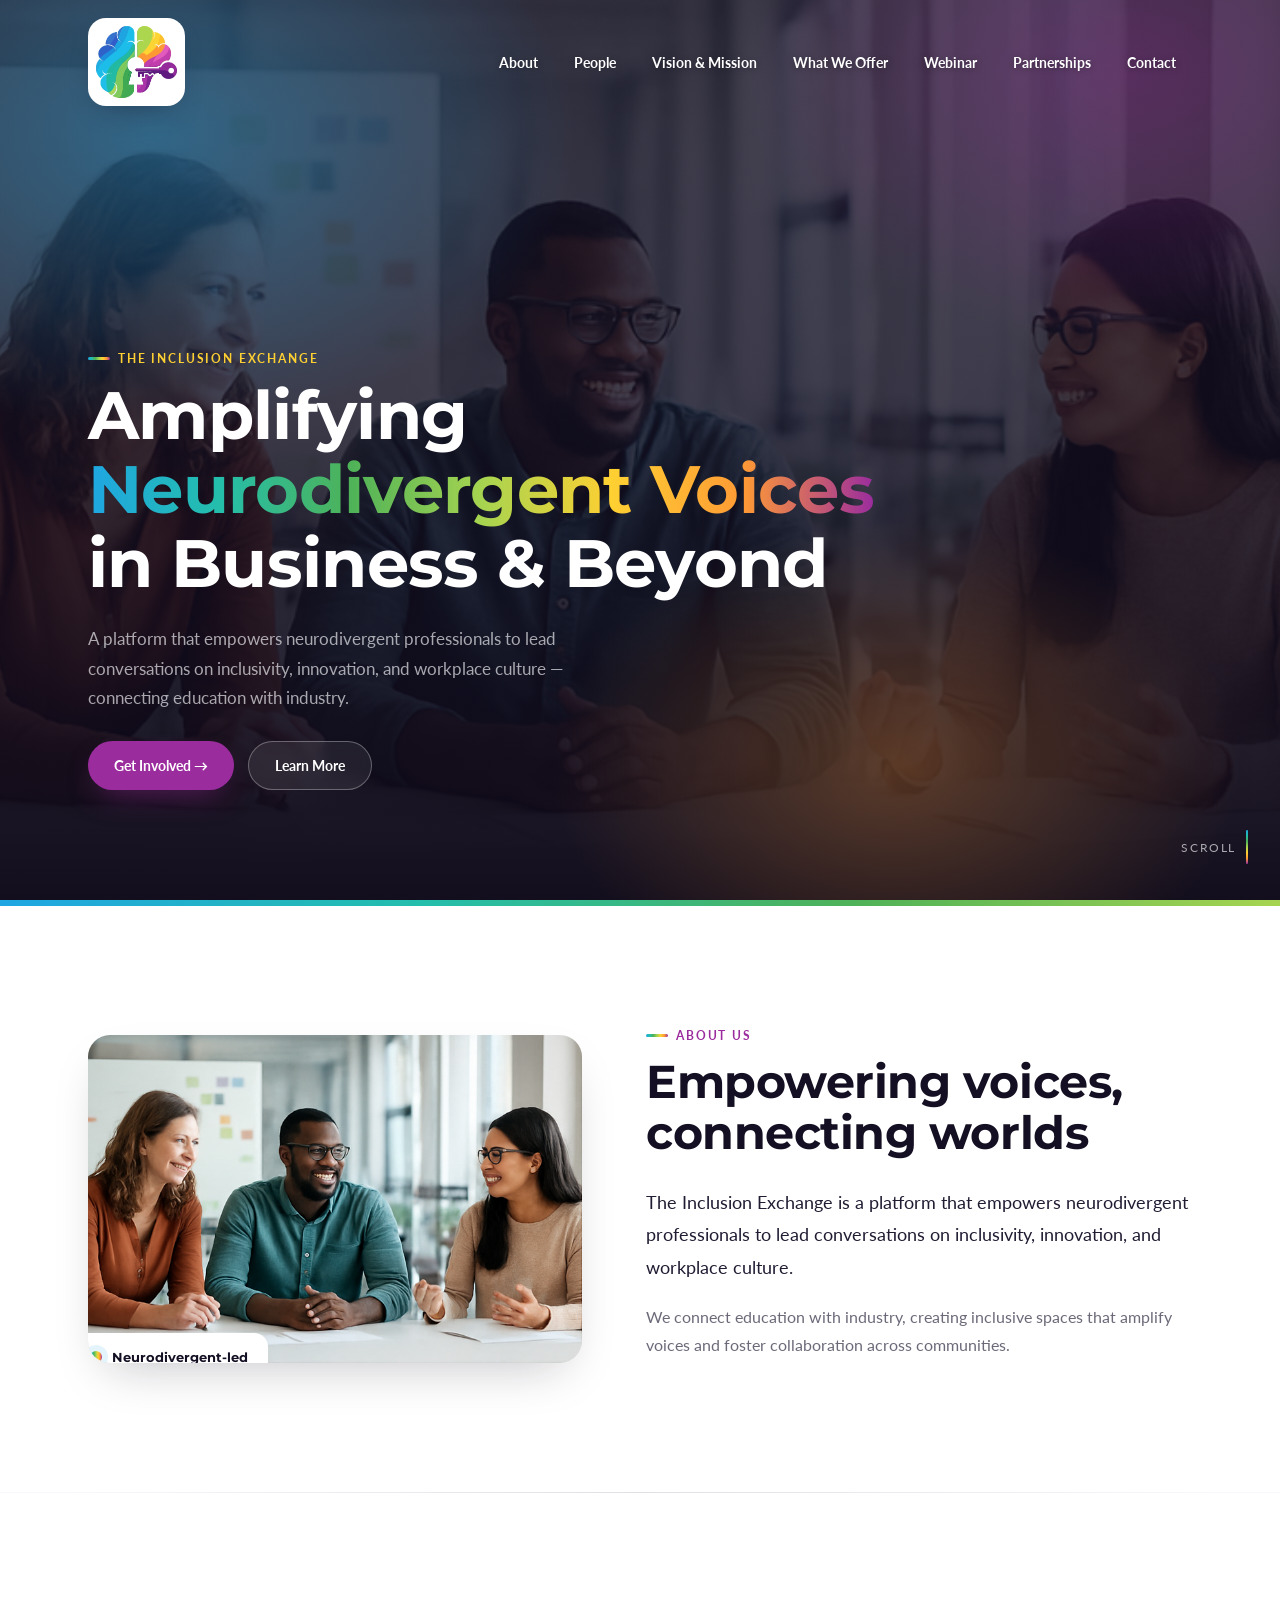
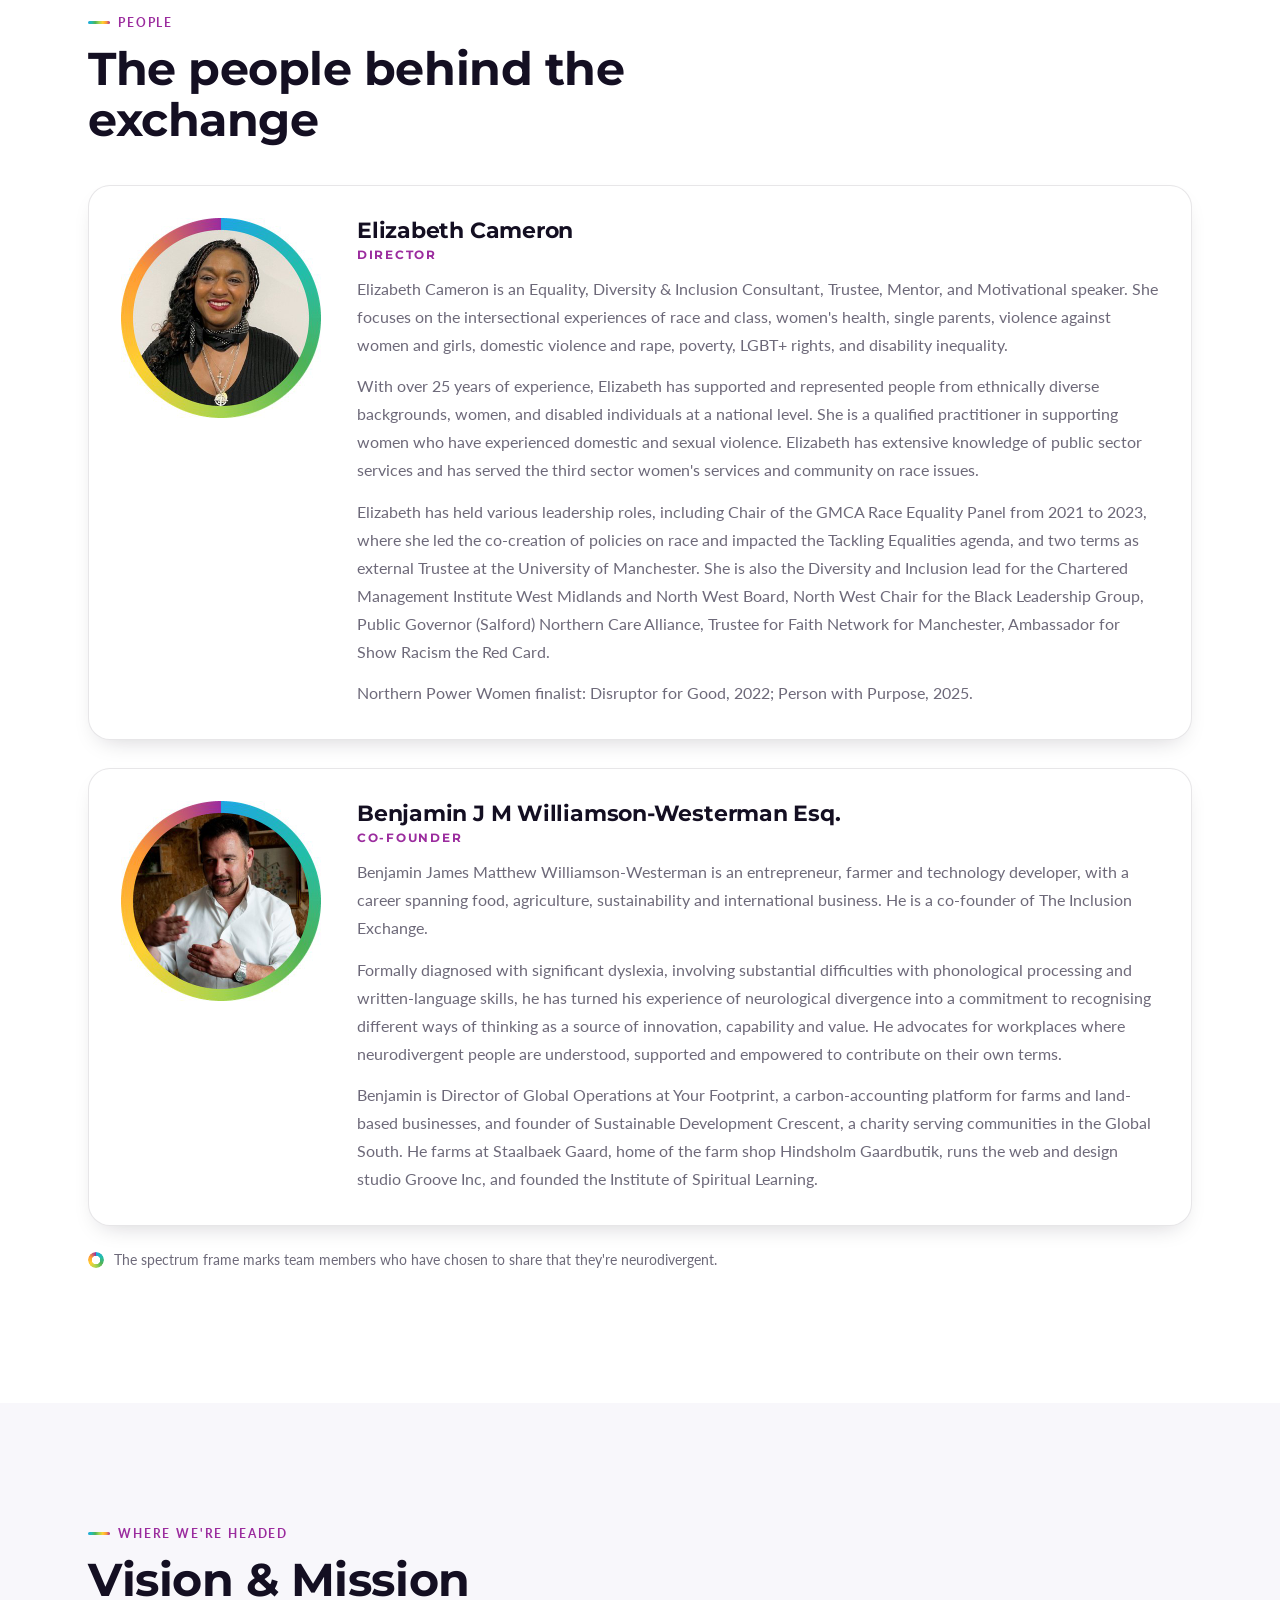
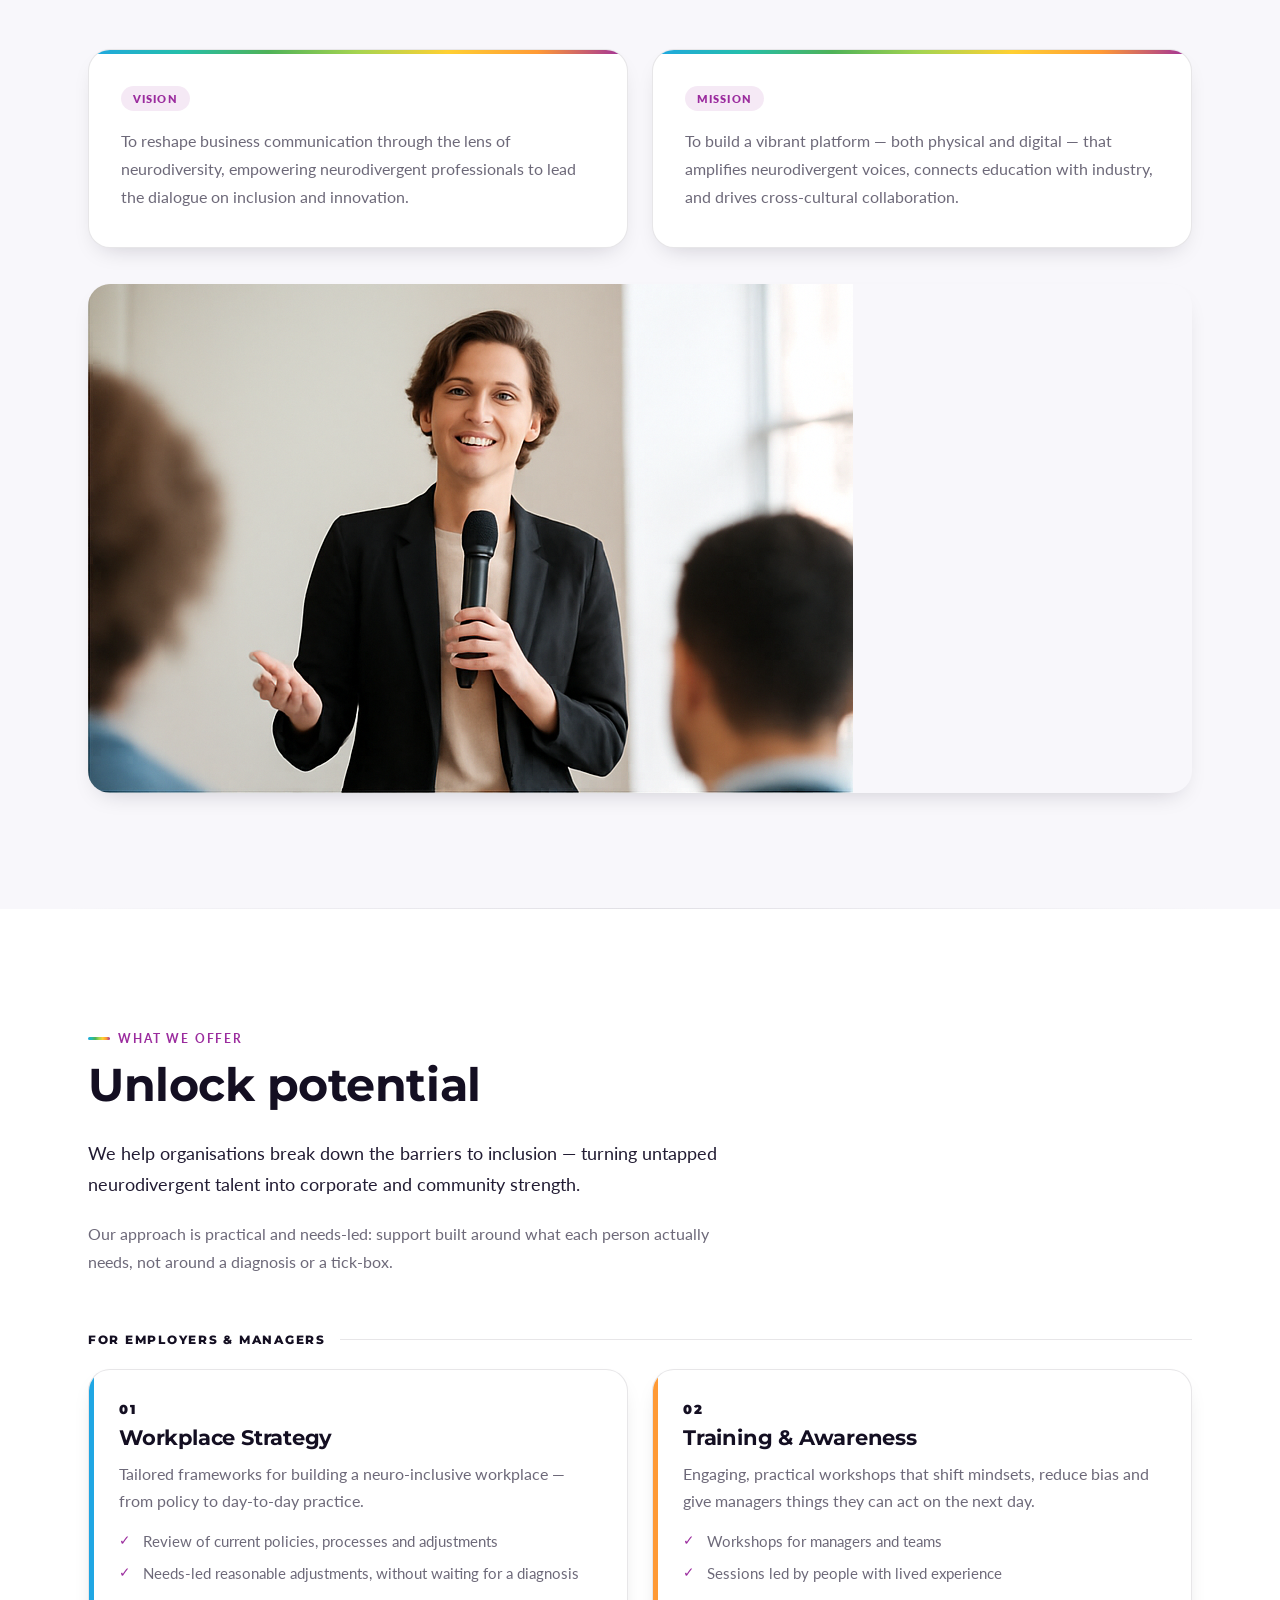
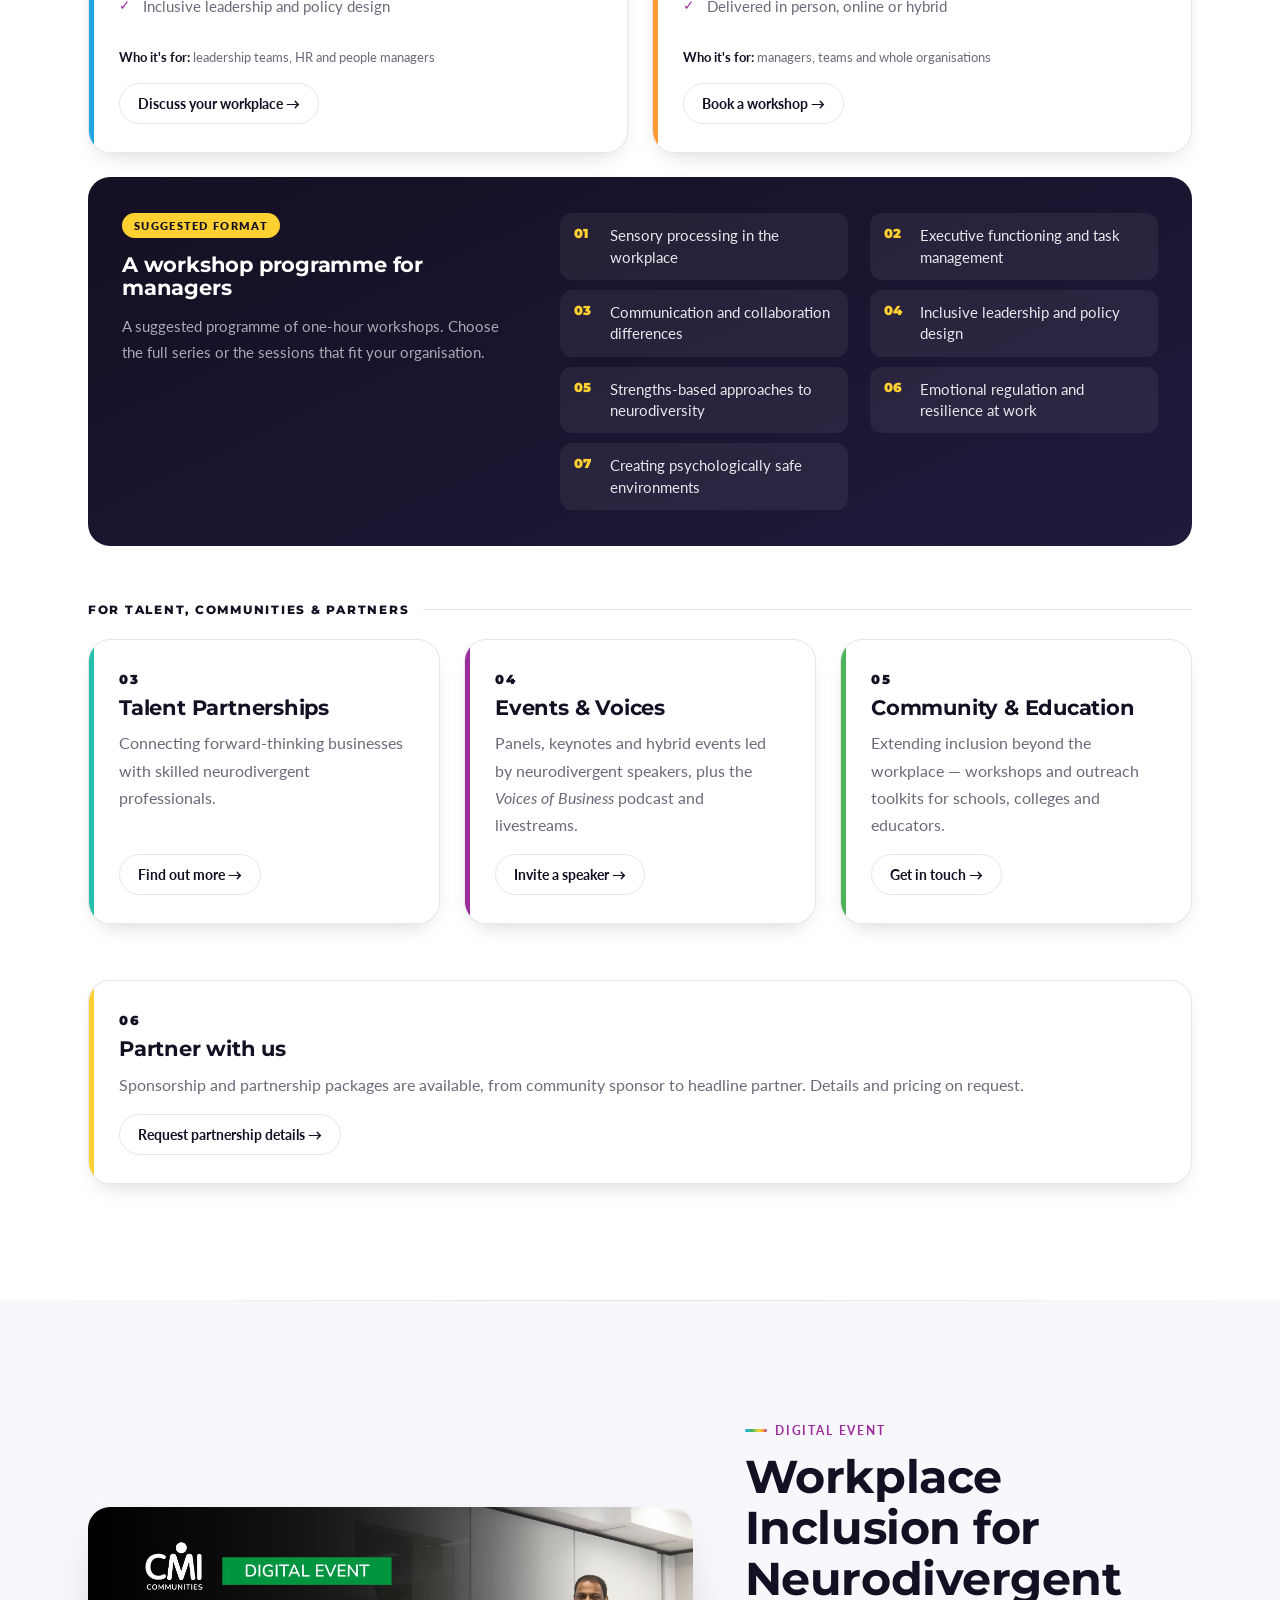
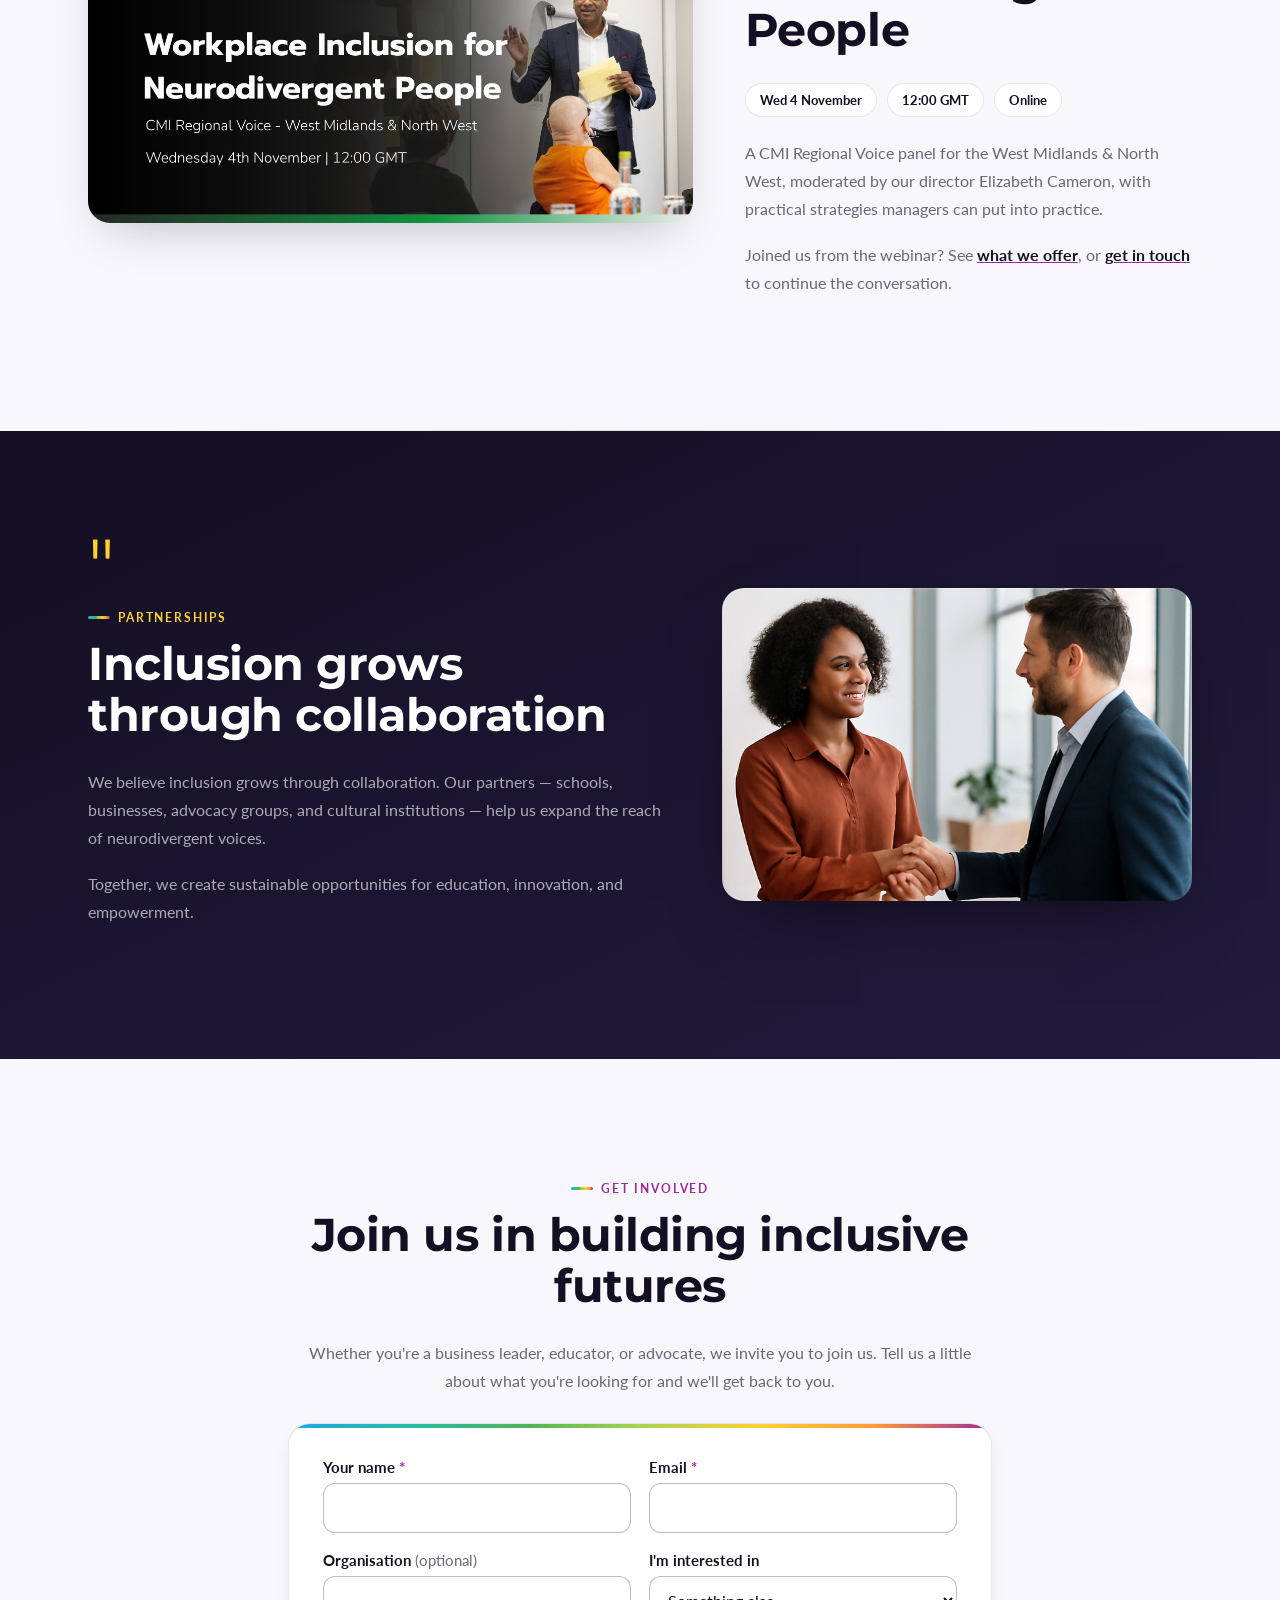
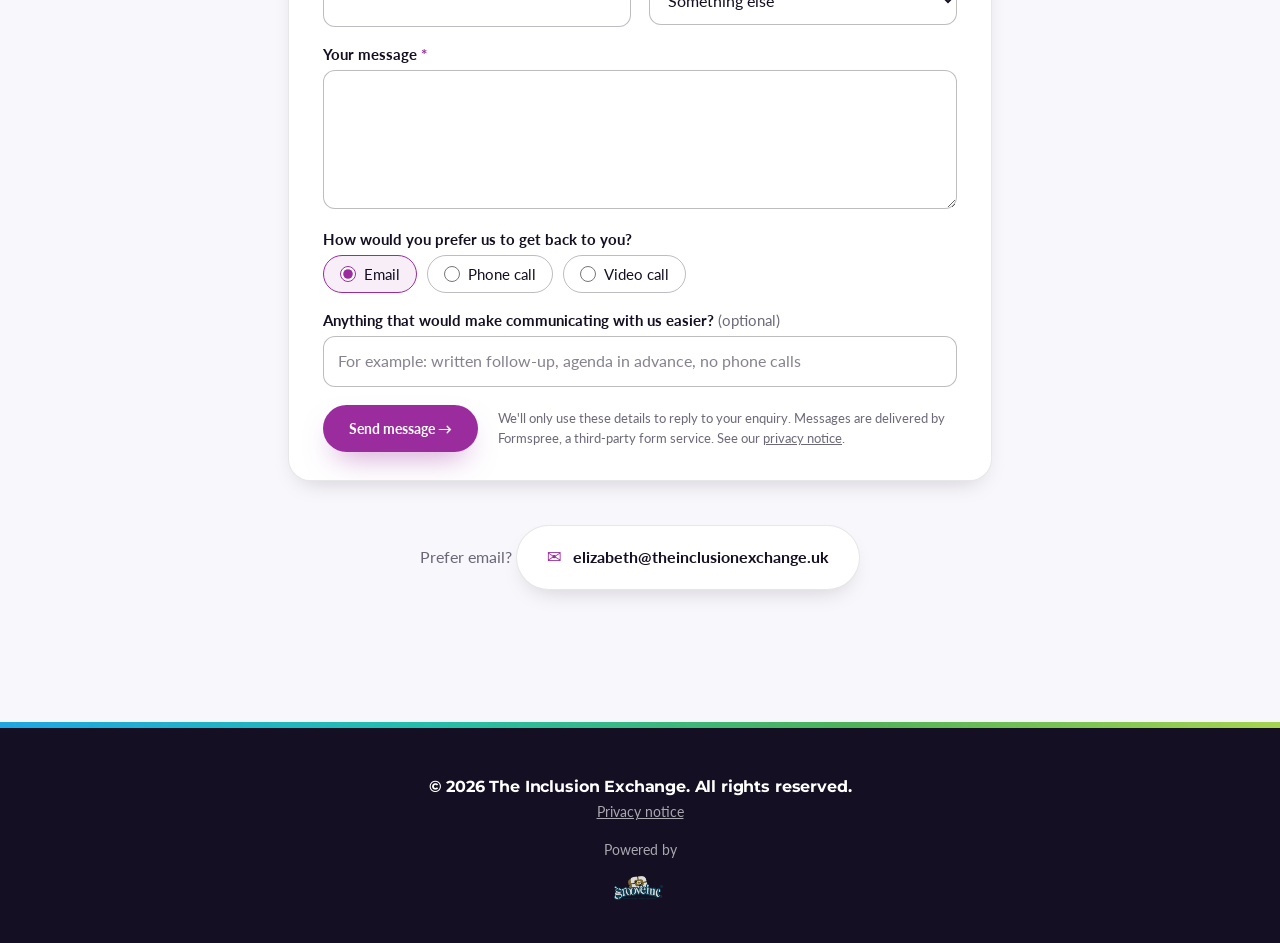
<file: index.html>
<!DOCTYPE html>
<html lang="en">
<head>
<meta charset="UTF-8">
<meta name="viewport" content="width=device-width, initial-scale=1.0">
<meta name="description" content="The Inclusion Exchange helps employers and managers build practical, needs-led neuro-inclusion — workplace strategy, training, talent partnerships, events and community programmes.">
<title>The Inclusion Exchange | Amplifying Neurodivergent Voices</title>

<link rel="preconnect" href="https://fonts.googleapis.com">
<link rel="preconnect" href="https://fonts.gstatic.com" crossorigin>
<link href="https://fonts.googleapis.com/css2?family=Montserrat:wght@500;600;700;800;900&family=Lato:wght@400;700;900&display=swap" rel="stylesheet">

<link rel="icon" type="image/png" href="assets/images/tie-icon-64.png">

<style>

/* ============ Design tokens ============ */
:root{
  --ink: #140f22;
  --ink-2: #221a3d;
  --cream: #f8f7fb;
  --paper: #ffffff;

  /* brand palette — Omega Essentials v1 (20 Oct 2026): sampled from the logo icon */
  --blue: #1FA6E3;
  --cyan: #24BEAB;
  --green: #4EB258;
  --lime: #A6D450;
  --yellow: #FFD032;
  --orange: #FF9A35;
  --purple: #9B2C9E;   /* key purple: calls to action; takes white text */

  --brand-gradient: linear-gradient(90deg, var(--blue), var(--cyan), var(--green), var(--lime), var(--yellow), var(--orange), var(--purple));
  --brand-gradient-v: linear-gradient(180deg, var(--blue), var(--cyan), var(--green), var(--lime), var(--yellow), var(--orange), var(--purple));

  --line: rgba(20,15,34,0.1);
  --text: #221c33;
  --text-soft: rgba(34,28,51,0.66);
  --on-dark: rgba(248,247,251,0.92);
  --on-dark-dim: rgba(248,247,251,0.66);
  --shadow: 0 20px 50px -20px rgba(20,15,34,0.28);
  --shadow-sm: 0 10px 25px -12px rgba(20,15,34,0.22);
  --radius: 22px;
  --radius-sm: 14px;
  --container: 1160px;
  --ease: cubic-bezier(.16,.8,.3,1);
}

*,*::before,*::after{ box-sizing:border-box; }
html{ scroll-behavior:smooth; }
body{
  margin:0;
  font-family:'Lato', system-ui, sans-serif;
  color:var(--text);
  background:var(--cream);
  -webkit-font-smoothing:antialiased;
  overflow-x:hidden;
}
h1,h2,h3,h4{
  font-family:'Montserrat', system-ui, sans-serif;
  font-weight:700;
  line-height:1.1;
  margin:0 0 .6em;
  color:var(--ink);
  letter-spacing:-0.01em;
}
p{ margin:0 0 1.1em; color:var(--text-soft); line-height:1.75; }
a{ color:inherit; text-decoration:none; }
img{ max-width:100%; display:block; }
ul{ margin:0; padding:0; list-style:none; }
.container{ max-width:var(--container); margin:0 auto; padding:0 28px; }
section[id]{ scroll-margin-top:104px; }

.eyebrow{
  display:inline-flex; align-items:center; gap:8px;
  font-size:.72rem; font-weight:700; letter-spacing:.16em; text-transform:uppercase;
  color:var(--purple); margin-bottom:14px;
}
.eyebrow::before{ content:''; width:22px; height:3px; border-radius:2px; background:var(--brand-gradient); }

h2{ font-size:clamp(1.9rem, 1.4rem + 2vw, 2.9rem); }

.section-white{ background:var(--paper); }
.section-tint{ background:var(--cream); }
.section-dark{
  background:linear-gradient(155deg, var(--ink) 0%, var(--ink-2) 100%);
  color:var(--on-dark); position:relative;
}
.section-dark h2, .section-dark h3{ color:#fff; }
.section-dark p{ color:var(--on-dark-dim); }

section{ padding:clamp(64px, 9vw, 128px) 0; }

.section-divider{
  height:1px; max-width:var(--container); margin:0 auto;
  background:linear-gradient(90deg, transparent, var(--line), transparent);
}

/* full-width rainbow accent bar, echoes the logo gradient */
.gradient-bar{
  height:6px; width:100%;
  background:var(--brand-gradient);
  background-size:200% 100%;
  animation:barShift 10s linear infinite;
}
@keyframes barShift{ from{ background-position:0% 0; } to{ background-position:200% 0; } }

.reveal{ opacity:0; transform:translateY(28px); transition:opacity .8s var(--ease), transform .8s var(--ease); }
.reveal.in-view{ opacity:1; transform:translateY(0); }
.reveal-stagger > *{ opacity:0; transform:translateY(24px); transition:opacity .7s var(--ease), transform .7s var(--ease); }
.reveal-stagger.in-view > *{ opacity:1; transform:translateY(0); }
.reveal-stagger.in-view > *:nth-child(1){ transition-delay:.05s; }
.reveal-stagger.in-view > *:nth-child(2){ transition-delay:.15s; }
.reveal-stagger.in-view > *:nth-child(3){ transition-delay:.25s; }
.reveal-stagger.in-view > *:nth-child(4){ transition-delay:.35s; }

/* ============ Header ============ */
header{ position:fixed; top:0; left:0; right:0; z-index:1000; padding:18px 0; transition:all .4s var(--ease); }
header nav{ max-width:var(--container); margin:0 auto; padding:0 28px; display:flex; align-items:center; justify-content:space-between; gap:24px; }
header.scrolled{
  background:rgba(248,247,251,0.85); backdrop-filter:blur(16px) saturate(160%); -webkit-backdrop-filter:blur(16px) saturate(160%);
  padding:8px 0; box-shadow:0 8px 30px -18px rgba(20,15,34,0.35);
}
header.scrolled::after{ content:''; position:absolute; left:0; right:0; bottom:0; height:3px; background:var(--brand-gradient); opacity:.9; }

/* logo — always on its own light chip so it reads on any background */
.logo a{
  display:inline-flex; align-items:center; gap:10px;
  background:#fff; padding:8px 16px 8px 8px; border-radius:18px;
  box-shadow:0 12px 30px -14px rgba(20,15,34,0.45);
  transition:transform .35s var(--ease), padding .4s var(--ease);
}
.logo a:hover{ transform:translateY(-2px); box-shadow:0 16px 36px -14px rgba(20,15,34,0.5); }
.logo a{ padding:8px; }
.logo img{ height:72px; width:auto; display:block; transition:height .4s var(--ease); }
header.scrolled .logo img{ height:56px; }
header.scrolled .logo a{ padding:6px; }

#nav-links{ display:flex; align-items:center; gap:4px; }
#nav-links li a{
  position:relative; display:inline-block; padding:10px 16px; font-size:.88rem; font-weight:700;
  color:#fff; text-shadow:0 1px 6px rgba(0,0,0,0.35);
  border-radius:999px; transition:background .3s var(--ease), color .3s var(--ease), text-shadow .3s var(--ease);
}
#nav-links li a::after{
  content:''; position:absolute; left:16px; right:16px; bottom:6px; height:2px; border-radius:2px;
  background:var(--brand-gradient); transform:scaleX(0); transform-origin:center; transition:transform .35s var(--ease);
}
#nav-links li a:hover{ background:rgba(255,255,255,0.18); color:#fff; }
#nav-links li a:hover::after{ transform:scaleX(1); }

header.scrolled #nav-links li a{ color:var(--ink); text-shadow:none; }
header.scrolled #nav-links li a:hover{ background:rgba(20,15,34,0.06); color:var(--purple); }

.menu-toggle{
  display:none; background:var(--ink); color:#fff; border:none; width:46px; height:46px; border-radius:12px;
  font-size:1.25rem; cursor:pointer; align-items:center; justify-content:center; flex:none;
}

#overlay{
  position:fixed; inset:0; background:rgba(20,15,34,0.6); backdrop-filter:blur(2px);
  opacity:0; pointer-events:none; transition:opacity .35s var(--ease); z-index:998;
}
#overlay.active{ opacity:1; pointer-events:auto; }

@media (max-width:860px){
  .menu-toggle{ display:flex; }
  #nav-links{
    position:fixed; top:0; right:0; height:100vh; width:min(300px, 82vw); background:var(--ink);
    flex-direction:column; align-items:flex-start; gap:4px; padding:110px 26px 30px;
    transform:translateX(100%); transition:transform .45s var(--ease); z-index:999;
    border-left:3px solid transparent; border-image:var(--brand-gradient-v) 1;
  }
  #nav-links.active{ transform:translateX(0); }
  #nav-links li{ width:100%; }
  #nav-links li a{ color:#fff; text-shadow:none; width:100%; padding:14px 14px; font-size:1rem; }
  #nav-links li a::after{ left:14px; right:14px; }
  #nav-links li a:hover{ background:rgba(255,255,255,0.1); color:var(--yellow); }
  /* the drawer is always dark: keep its own colours when the desktop "scrolled" header styles apply */
  header.scrolled #nav-links li a{ color:#fff; }
  header.scrolled #nav-links li a:hover{ background:rgba(255,255,255,0.1); color:var(--yellow); }
}

/* ============ Hero ============ */
.hero{
  position:relative; min-height:100svh; display:flex; align-items:flex-end;
  background:var(--ink); overflow:hidden;
}
.hero-media{ position:absolute; inset:0; }
.hero-media img{
  width:100%; height:100%; object-fit:cover; opacity:.5;
  animation:heroZoom 18s ease-in-out infinite alternate;
}
@keyframes heroZoom{ from{ transform:scale(1); } to{ transform:scale(1.08); } }
.hero::after{
  content:''; position:absolute; inset:0;
  background:
    radial-gradient(55% 55% at 12% 15%, rgba(31,166,227,0.4), transparent 60%),
    radial-gradient(50% 50% at 88% 8%, rgba(155,44,158,0.35), transparent 60%),
    radial-gradient(45% 45% at 70% 85%, rgba(255,154,53,0.28), transparent 60%),
    linear-gradient(0deg, rgba(15,10,25,0.96) 0%, rgba(20,15,34,0.6) 55%, rgba(20,15,34,0.55) 100%);
  z-index:1;
}
.hero-text{ position:relative; z-index:2; width:100%; max-width:var(--container); margin:0 auto; padding:0 28px 110px; }
.hero-text .eyebrow{ color:var(--yellow); }
.hero-text .eyebrow::before{ background:var(--brand-gradient); }
.hero-text h1{ color:#fff; font-size:clamp(2.3rem, 1.5rem + 4vw, 4.2rem); max-width:840px; margin-bottom:.35em; }
.hero-text h1 em{ font-style:normal; background:var(--brand-gradient); -webkit-background-clip:text; background-clip:text; color:transparent; }
.hero-sub{ color:var(--on-dark-dim); max-width:540px; font-size:1.05rem; margin-bottom:1.7em; }
.hero-ctas{ display:flex; gap:14px; flex-wrap:wrap; }
.btn{
  display:inline-flex; align-items:center; gap:10px; font-weight:700; font-size:.9rem;
  padding:15px 26px; border-radius:999px; transition:transform .3s var(--ease), box-shadow .3s var(--ease), background .3s var(--ease);
}
.btn-primary{ background:var(--purple); color:#fff; box-shadow:0 14px 30px -12px rgba(155,44,158,0.55); }
.btn-primary:hover{ transform:translateY(-3px); box-shadow:0 18px 36px -12px rgba(155,44,158,0.75); }
.btn-ghost{ background:rgba(255,255,255,0.08); color:#fff; border:1px solid rgba(255,255,255,0.3); backdrop-filter:blur(6px); }
.btn-ghost:hover{ background:rgba(255,255,255,0.16); transform:translateY(-3px); }

.scroll-cue{
  position:absolute; z-index:2; right:32px; bottom:36px; color:var(--on-dark-dim); font-size:.72rem;
  letter-spacing:.14em; text-transform:uppercase; display:flex; align-items:center; gap:10px;
}
.scroll-cue::after{
  content:''; width:2px; height:34px; border-radius:2px; background:var(--brand-gradient-v);
  animation:scrollCue 2s ease-in-out infinite;
}
@keyframes scrollCue{ 0%{ opacity:.25; } 50%{ opacity:1; } 100%{ opacity:.25; } }
@media (max-width:640px){ .scroll-cue{ display:none; } }

/* ============ About ============ */
.about-grid{ display:grid; grid-template-columns:0.95fr 1.05fr; gap:64px; align-items:center; }
.about-figure{ position:relative; border-radius:var(--radius); overflow:hidden; box-shadow:var(--shadow); }
.about-figure img{ width:100%; height:100%; object-fit:cover; }
.about-badge{
  position:absolute; left:-18px; bottom:-18px; background:var(--paper); border-radius:var(--radius-sm);
  padding:16px 20px; box-shadow:var(--shadow-sm); font-family:'Montserrat',sans-serif; font-weight:600;
  display:flex; align-items:center; gap:10px;
}
.about-badge .dot{ width:12px; height:12px; border-radius:50%; background:var(--brand-gradient); box-shadow:0 0 0 6px rgba(31,166,227,0.12); }
.about-badge span{ font-size:.82rem; color:var(--ink); font-weight:700; }
.about-copy p:first-of-type{ font-size:1.15rem; color:var(--text); }
@media (max-width:860px){
  .about-grid{ grid-template-columns:1fr; gap:40px; }
  .about-figure{ max-width:380px; margin:0 auto; }
}

/* ============ Vision & Mission ============ */
.vm-grid{ display:grid; grid-template-columns:1fr 1fr; gap:24px; margin-top:44px; }
.vm-card{
  background:var(--paper); border:1px solid var(--line); border-radius:var(--radius);
  padding:36px 32px; box-shadow:var(--shadow-sm); position:relative; overflow:hidden;
  transition:transform .4s var(--ease), box-shadow .4s var(--ease);
}
.vm-card::before{
  content:''; position:absolute; top:0; left:0; right:0; height:4px;
  background:var(--brand-gradient);
}
.vm-card:hover{ transform:translateY(-8px); box-shadow:var(--shadow); }
.vm-card .tag{
  display:inline-block; font-size:.7rem; font-weight:800; letter-spacing:.1em; text-transform:uppercase;
  color:var(--purple); background:rgba(155,44,158,0.1); padding:6px 12px; border-radius:999px; margin-bottom:16px;
}
.vm-card p{ font-size:1rem; margin-bottom:0; }
.vm-image{ margin-top:36px; border-radius:var(--radius); overflow:hidden; box-shadow:var(--shadow-sm); }
@media (max-width:860px){ .vm-grid{ grid-template-columns:1fr; } }

/* ============ What We Do ============ */
.wwd-grid{ display:grid; grid-template-columns:1fr 1fr; gap:26px; margin-top:44px; align-items:start; }
.wwd-card{
  background:var(--paper); border:1px solid var(--line); border-radius:var(--radius);
  padding:32px 30px; box-shadow:var(--shadow-sm);
}
.wwd-card h3{ font-size:1.15rem; margin-bottom:1em; display:flex; align-items:center; gap:10px; }
.wwd-card h3::before{
  content:''; width:10px; height:10px; border-radius:3px; background:var(--purple); flex:none;
}
.wwd-card li{
  position:relative; padding-left:26px; margin-bottom:14px; font-size:.95rem; color:var(--text-soft); line-height:1.6;
}
.wwd-card li::before{
  content:'✓'; position:absolute; left:0; top:0; color:var(--purple); font-weight:800; font-size:.85rem;
}
.wwd-image{ margin-top:26px; border-radius:var(--radius-sm); overflow:hidden; }
@media (max-width:860px){ .wwd-grid{ grid-template-columns:1fr; } }

/* ============ Partnerships ============ */
.section-dark .partner-wrap{ display:grid; grid-template-columns:1.1fr 0.9fr; gap:60px; align-items:center; }
.quote-mark{ font-family:'Montserrat',sans-serif; font-size:4.5rem; color:var(--yellow); line-height:.5; margin-bottom:.3em; display:block; }
.partner-image{ border-radius:var(--radius); overflow:hidden; box-shadow:0 30px 70px -30px rgba(0,0,0,0.6); }
@media (max-width:860px){ .section-dark .partner-wrap{ grid-template-columns:1fr; } .partner-image{ order:-1; } }

/* ============ Get Involved / Contact ============ */
.contact{ text-align:center; background:var(--cream); }
.contact .container{ max-width:700px; }
.contact-card{
  display:inline-flex; align-items:center; gap:12px; background:var(--paper); border:1px solid var(--line);
  border-radius:999px; padding:16px 30px; box-shadow:var(--shadow-sm); font-weight:700; color:var(--ink);
  margin-top:18px; transition:transform .3s var(--ease), box-shadow .3s var(--ease);
}
.contact-card:hover{ transform:translateY(-4px); box-shadow:var(--shadow); }
.contact-card span.ico{ color:var(--purple); font-size:1.1rem; }

/* ============ Footer ============ */
footer{ background:var(--ink); color:var(--on-dark-dim); text-align:center; padding:50px 28px 40px; }
footer h3{ color:#fff; font-size:1rem; margin-bottom:.3em; }
footer p{ color:var(--on-dark-dim); margin-bottom:14px; font-size:.85rem; }
footer a{ display:inline-flex; }
footer img{ height:24px; width:auto; opacity:.85; transition:opacity .3s var(--ease); }
footer a:hover img{ opacity:1; }

/* ============ What We Offer ============ */
.offer-intro{ max-width:720px; }
.offer-intro .lead{ font-size:1.12rem; color:var(--text); }
.audience{ margin-top:56px; }
.audience-label{
  display:flex; align-items:center; gap:14px; margin-bottom:22px;
  font-family:'Montserrat',sans-serif; font-weight:800; font-size:.78rem; letter-spacing:.14em; text-transform:uppercase; color:var(--ink);
}
.audience-label::after{ content:''; flex:1; height:1px; background:var(--line); }
.offer-grid{ display:grid; grid-template-columns:repeat(2, 1fr); gap:24px; }
.offer-grid.three{ grid-template-columns:repeat(3, 1fr); }
.offer-card{
  background:var(--paper); border:1px solid var(--line); border-radius:var(--radius);
  padding:32px 30px 28px; box-shadow:var(--shadow-sm); display:flex; flex-direction:column;
  position:relative; overflow:hidden; transition:transform .4s var(--ease), box-shadow .4s var(--ease);
}
.offer-card:hover{ transform:translateY(-6px); box-shadow:var(--shadow); }
.offer-card::before{ content:''; position:absolute; left:0; top:0; bottom:0; width:5px; background:var(--accent, var(--cyan)); }
.offer-card .num{ font-family:'Montserrat',sans-serif; font-weight:900; font-size:.8rem; letter-spacing:.12em; color:var(--ink); margin-bottom:10px; }
.offer-card h3{ font-size:1.3rem; margin-bottom:.5em; }
.offer-card p{ font-size:.97rem; margin-bottom:1em; }
.offer-card ul{ margin:0 0 1.2em; }
.offer-card li{ position:relative; padding-left:24px; margin-bottom:9px; font-size:.93rem; color:var(--text-soft); line-height:1.55; }
.offer-card li::before{ content:'✓'; position:absolute; left:0; top:0; color:var(--purple); font-weight:900; font-size:.85rem; }
.offer-card .for{ font-size:.8rem; font-weight:700; color:var(--ink); margin-bottom:1.2em; }
.offer-card .for span{ color:var(--text-soft); font-weight:400; }
.offer-cta{
  margin-top:auto; align-self:flex-start; display:inline-flex; align-items:center; gap:8px;
  font-weight:700; font-size:.88rem; color:var(--ink); padding:11px 18px; border-radius:999px;
  border:1px solid var(--line); transition:background .3s var(--ease), color .3s var(--ease), border-color .3s var(--ease);
}
.offer-cta:hover{ background:var(--ink); color:#fff; border-color:var(--ink); }

.programme{
  margin-top:24px; background:linear-gradient(155deg, var(--ink) 0%, var(--ink-2) 100%); color:var(--on-dark);
  border-radius:var(--radius); padding:36px 34px; display:grid; grid-template-columns:0.8fr 1.2fr; gap:40px; align-items:start;
}
.programme h3{ color:#fff; font-size:1.3rem; }
.programme p{ color:var(--on-dark-dim); font-size:.95rem; }
.programme .tag{
  display:inline-block; font-size:.68rem; font-weight:800; letter-spacing:.12em; text-transform:uppercase;
  color:var(--ink); background:var(--yellow); padding:6px 12px; border-radius:999px; margin-bottom:16px;
}
.programme ol{ list-style:none; margin:0; padding:0; counter-reset:wk; display:grid; grid-template-columns:1fr 1fr; gap:10px 22px; }
.programme ol li{ counter-increment:wk; position:relative; padding:12px 14px 12px 50px; background:rgba(255,255,255,0.06); border-radius:12px; font-size:.92rem; line-height:1.45; color:var(--on-dark); }
.programme ol li::before{
  content:counter(wk, decimal-leading-zero); position:absolute; left:14px; top:12px;
  font-family:'Montserrat',sans-serif; font-weight:900; font-size:.8rem; color:var(--yellow);
}
@media (max-width:960px){ .offer-grid.three{ grid-template-columns:1fr 1fr; } }
@media (max-width:860px){
  .offer-grid, .offer-grid.three{ grid-template-columns:1fr; }
  .programme{ grid-template-columns:1fr; gap:22px; padding:30px 24px; }
  .programme ol{ grid-template-columns:1fr; }
}

/* ============ Webinar ============ */
.webinar-wrap{ display:grid; grid-template-columns:1.15fr 0.85fr; gap:52px; align-items:center; }
.webinar-banner{ border-radius:var(--radius); overflow:hidden; box-shadow:var(--shadow); }
.webinar-banner img{ width:100%; height:auto; }
.webinar-meta{ display:flex; flex-wrap:wrap; gap:10px; margin:0 0 1.4em; }
.webinar-meta span{ font-size:.82rem; font-weight:700; color:var(--ink); background:var(--paper); border:1px solid var(--line); padding:8px 14px; border-radius:999px; }
@media (max-width:860px){ .webinar-wrap{ grid-template-columns:1fr; gap:30px; } }

/* ============ Contact form ============ */
.contact .container{ max-width:760px; }
.contact-intro{ text-align:center; }
.contact-form{ text-align:left; background:var(--paper); border:1px solid var(--line); border-radius:var(--radius); padding:34px 34px 28px; box-shadow:var(--shadow-sm); margin-top:28px; position:relative; overflow:hidden; }
.contact-form::before{ content:''; position:absolute; top:0; left:0; right:0; height:4px; background:var(--brand-gradient); }
.field-row{ display:grid; grid-template-columns:1fr 1fr; gap:18px; }
.field{ margin:0 0 18px; border:0; padding:0; min-width:0; }
.field label, .field legend{ display:block; font-weight:700; font-size:.92rem; color:var(--ink); margin-bottom:7px; padding:0; }
.field .req{ color:var(--purple); }
.field .opt{ font-weight:400; color:var(--text-soft); }
.field input[type=text], .field input[type=email], .field select, .field textarea{
  width:100%; font:inherit; font-size:1rem; color:var(--ink); background:#fff;
  border:1.5px solid rgba(20,15,34,0.28); border-radius:12px; padding:13px 14px; line-height:1.4;
  transition:border-color .2s var(--ease), box-shadow .2s var(--ease);
}
.field textarea{ resize:vertical; min-height:130px; }
.field input::placeholder{ color:rgba(34,28,51,0.55); }
.field input:focus, .field select:focus, .field textarea:focus{ outline:none; border-color:var(--purple); box-shadow:0 0 0 4px rgba(155,44,158,0.18); }
.field [aria-invalid="true"]{ border-color:#B3261E; }
.field-error{ color:#B3261E; font-size:.86rem; font-weight:700; margin:6px 0 0; }
.choice-row{ display:flex; flex-wrap:wrap; gap:10px; }
.field .choice{ display:inline-flex; align-items:center; gap:8px; font-weight:400; font-size:.95rem; border:1.5px solid rgba(20,15,34,0.28); border-radius:999px; padding:9px 16px; cursor:pointer; margin:0; }
.choice input{ accent-color:var(--purple); width:16px; height:16px; margin:0; }
.field .choice:has(input:checked){ border-color:var(--purple); background:rgba(155,44,158,0.08); }
.field .choice:has(input:focus-visible){ box-shadow:0 0 0 4px rgba(155,44,158,0.18); }
.hp{ position:absolute; left:-9999px; width:1px; height:1px; overflow:hidden; }
.form-foot{ display:flex; align-items:center; gap:20px; flex-wrap:wrap; margin-top:6px; }
.form-foot .btn{ border:0; cursor:pointer; font-family:inherit; }
.form-foot .btn:focus-visible{ outline:3px solid var(--ink); outline-offset:3px; }
.form-foot .btn[disabled]{ opacity:.6; cursor:wait; }
.privacy-note{ flex:1; min-width:220px; font-size:.84rem; margin:0; line-height:1.55; }
.form-status{ margin-top:16px; font-weight:700; font-size:.95rem; color:var(--ink); }
.form-status:empty{ display:none; }
.form-status.ok{ background:rgba(78,178,88,0.12); border-left:4px solid var(--green); padding:14px 16px; border-radius:10px; }
.form-status.err{ background:rgba(179,38,30,0.08); border-left:4px solid #B3261E; padding:14px 16px; border-radius:10px; }
.contact-alt{ text-align:center; margin-top:26px; }
@media (max-width:640px){ .field-row{ grid-template-columns:1fr; gap:0; } .contact-form{ padding:28px 20px 22px; } }

/* ============ People ============ */
.people-grid{ display:grid; grid-template-columns:1fr; gap:28px; margin-top:40px; }
.person{ display:grid; grid-template-columns:200px 1fr; gap:36px; align-items:center; background:var(--paper); border:1px solid var(--line); border-radius:var(--radius); padding:32px; box-shadow:var(--shadow-sm); }
.person img{ width:200px; height:200px; display:block; }
.person h3{ font-size:1.4rem; margin-bottom:.2em; }
.person .role{ font-family:'Montserrat',sans-serif; font-weight:700; font-size:.78rem; letter-spacing:.14em; text-transform:uppercase; color:var(--purple); margin-bottom:1em; }
.person p.bio{ font-size:1rem; margin-bottom:0; }
.person p.bio + p.bio{ margin-top:.85em; }
.person{ align-items:start; }
.frame-note{ display:flex; align-items:center; gap:10px; margin-top:22px; font-size:.88rem; color:var(--text-soft); }
.frame-note::before{ content:''; width:16px; height:16px; border-radius:50%; flex:none; background:conic-gradient(var(--blue), var(--cyan), var(--green), var(--lime), var(--yellow), var(--orange), var(--purple)); -webkit-mask:radial-gradient(circle, transparent 4px, #000 4.5px); mask:radial-gradient(circle, transparent 4px, #000 4.5px); }
@media (max-width:700px){ .person{ grid-template-columns:1fr; justify-items:center; text-align:center; padding:28px 22px; } .person img{ width:180px; height:180px; } .person p.bio{ text-align:left; } }

.section-head{ max-width:640px; margin-bottom:6px; }
::selection{ background:var(--purple); color:#fff; }

</style>
</head>

<body>

<header>
  <nav>
    <div class="logo">
      <a href="index.html">
        <img src="assets/images/tie-icon-web.png" width="161" height="144" alt="The Inclusion Exchange — home">
      </a>
    </div>

    <button class="menu-toggle" type="button" aria-label="Toggle navigation" aria-expanded="false">☰</button>

    <ul id="nav-links">
      <li><a href="#about">About</a></li>
      <li><a href="#people">People</a></li>
      <li><a href="#vision">Vision &amp; Mission</a></li>
      <li><a href="#services">What We Offer</a></li>
      <li><a href="#webinar">Webinar</a></li>
      <li><a href="#partnerships">Partnerships</a></li>
      <li><a href="#contact">Contact</a></li>
    </ul>
  </nav>
</header>

<div id="overlay"></div>

<div class="hero">
  <div class="hero-media">
    <img src="assets/images/Photo1.png" alt="">
  </div>

  <div class="hero-text">
    <div class="eyebrow">The Inclusion Exchange</div>
    <h1>Amplifying <em>Neurodivergent Voices</em> in Business &amp; Beyond</h1>
    <p class="hero-sub">A platform that empowers neurodivergent professionals to lead conversations on inclusivity, innovation, and workplace culture — connecting education with industry.</p>
    <div class="hero-ctas">
      <a href="#contact" class="btn btn-primary">Get Involved →</a>
      <a href="#about" class="btn btn-ghost">Learn More</a>
    </div>
  </div>

  <div class="scroll-cue">Scroll</div>
</div>

<div class="gradient-bar"></div>

<section id="about" class="section-white">
  <div class="container">
    <div class="about-grid">

      <div class="about-figure reveal">
        <img src="assets/images/Photo1.png" alt="Inclusive collaboration illustration">
        <div class="about-badge"><span class="dot"></span><span>Neurodivergent‑led</span></div>
      </div>

      <div class="about-copy reveal">
        <div class="eyebrow">About Us</div>
        <h2>Empowering voices, connecting worlds</h2>
        <p>
          The Inclusion Exchange is a platform that empowers neurodivergent professionals to lead conversations on inclusivity, innovation, and workplace culture.
        </p>
        <p>
          We connect education with industry, creating inclusive spaces that amplify voices and foster collaboration across communities.
        </p>
      </div>

    </div>
  </div>
</section>

<div class="section-divider"></div>

<section id="people" class="section-white">
  <div class="container">
    <div class="section-head reveal">
      <div class="eyebrow">People</div>
      <h2>The people behind the exchange</h2>
    </div>
    <div class="people-grid">
      <article class="person reveal">
        <img src="assets/images/tie-people-elizabeth-cameron.jpg" width="400" height="400" alt="Elizabeth Cameron, Director" loading="lazy">
        <div>
          <h3>Elizabeth Cameron</h3>
          <div class="role">Director</div>
          <p class="bio">Elizabeth Cameron is an Equality, Diversity &amp; Inclusion Consultant, Trustee, Mentor, and Motivational speaker. She focuses on the intersectional experiences of race and class, women's health, single parents, violence against women and girls, domestic violence and rape, poverty, LGBT+ rights, and disability inequality.</p>
          <p class="bio">With over 25 years of experience, Elizabeth has supported and represented people from ethnically diverse backgrounds, women, and disabled individuals at a national level. She is a qualified practitioner in supporting women who have experienced domestic and sexual violence. Elizabeth has extensive knowledge of public sector services and has served the third sector women's services and community on race issues.</p>
          <p class="bio">Elizabeth has held various leadership roles, including Chair of the GMCA Race Equality Panel from 2021 to 2023, where she led the co-creation of policies on race and impacted the Tackling Equalities agenda, and two terms as external Trustee at the University of Manchester. She is also the Diversity and Inclusion lead for the Chartered Management Institute West Midlands and North West Board, North West Chair for the Black Leadership Group, Public Governor (Salford) Northern Care Alliance, Trustee for Faith Network for Manchester, Ambassador for Show Racism the Red Card.</p>
          <p class="bio">Northern Power Women finalist: Disruptor for Good, 2022; Person with Purpose, 2025.</p>
        </div>
      </article>
      <article class="person reveal">
        <img src="assets/images/tie-people-benjamin-williamson-westerman.jpg" width="400" height="400" alt="Benjamin J M Williamson-Westerman Esq., Co-founder" loading="lazy">
        <div>
          <h3>Benjamin J M Williamson-Westerman Esq.</h3>
          <div class="role">Co-founder</div>
          <p class="bio">Benjamin James Matthew Williamson-Westerman is an entrepreneur, farmer and technology developer, with a career spanning food, agriculture, sustainability and international business. He is a co-founder of The Inclusion Exchange.</p>
          <p class="bio">Formally diagnosed with significant dyslexia, involving substantial difficulties with phonological processing and written-language skills, he has turned his experience of neurological divergence into a commitment to recognising different ways of thinking as a source of innovation, capability and value. He advocates for workplaces where neurodivergent people are understood, supported and empowered to contribute on their own terms.</p>
          <p class="bio">Benjamin is Director of Global Operations at Your Footprint, a carbon-accounting platform for farms and land-based businesses, and founder of Sustainable Development Crescent, a charity serving communities in the Global South. He farms at Staalbaek Gaard, home of the farm shop Hindsholm Gaardbutik, runs the web and design studio Groove Inc, and founded the Institute of Spiritual Learning.</p>
        </div>
      </article>
    </div>
    <p class="frame-note reveal">The spectrum frame marks team members who have chosen to share that they're neurodivergent.</p>
  </div>
</section>

<section id="vision" class="section-tint">
  <div class="container">

    <div class="section-head reveal">
      <div class="eyebrow">Where We're Headed</div>
      <h2>Vision &amp; Mission</h2>
    </div>

    <div class="vm-grid reveal-stagger">

      <div class="vm-card">
        <span class="tag">Vision</span>
        <p>To reshape business communication through the lens of neurodiversity, empowering neurodivergent professionals to lead the dialogue on inclusion and innovation.</p>
      </div>

      <div class="vm-card">
        <span class="tag">Mission</span>
        <p>To build a vibrant platform — both physical and digital — that amplifies neurodivergent voices, connects education with industry, and drives cross‑cultural collaboration.</p>
      </div>

    </div>

    <div class="vm-image reveal">
      <img src="assets/images/Photo2.png" alt="Vision and mission concept illustration">
    </div>

  </div>
</section>

<div class="section-divider"></div>

<section id="services" class="section-white">
  <div class="container">

    <div class="section-head offer-intro reveal">
      <div class="eyebrow">What We Offer</div>
      <h2>Unlock potential</h2>
      <p class="lead">We help organisations break down the barriers to inclusion — turning untapped neurodivergent talent into corporate and community strength.</p>
      <p>Our approach is practical and needs-led: support built around what each person actually needs, not around a diagnosis or a tick-box.</p>
    </div>

    <div class="audience">
      <div class="audience-label reveal">For employers &amp; managers</div>
      <div class="offer-grid reveal-stagger">

        <div class="offer-card" style="--accent:var(--blue)">
          <div class="num">01</div>
          <h3>Workplace Strategy</h3>
          <p>Tailored frameworks for building a neuro-inclusive workplace — from policy to day-to-day practice.</p>
          <ul>
            <li>Review of current policies, processes and adjustments</li>
            <li>Needs-led reasonable adjustments, without waiting for a diagnosis</li>
            <li>Inclusive leadership and policy design</li>
          </ul>
          <p class="for">Who it's for: <span>leadership teams, HR and people managers</span></p>
          <a class="offer-cta" href="#contact" data-topic="Workplace Strategy">Discuss your workplace →</a>
        </div>

        <div class="offer-card" style="--accent:var(--orange)">
          <div class="num">02</div>
          <h3>Training &amp; Awareness</h3>
          <p>Engaging, practical workshops that shift mindsets, reduce bias and give managers things they can act on the next day.</p>
          <ul>
            <li>Workshops for managers and teams</li>
            <li>Sessions led by people with lived experience</li>
            <li>Delivered in person, online or hybrid</li>
          </ul>
          <p class="for">Who it's for: <span>managers, teams and whole organisations</span></p>
          <a class="offer-cta" href="#contact" data-topic="Training &amp; Awareness / workshops">Book a workshop →</a>
        </div>

      </div>

      <div class="programme reveal">
        <div>
          <span class="tag">Suggested format</span>
          <h3>A workshop programme for managers</h3>
          <p>A suggested programme of one-hour workshops. Choose the full series or the sessions that fit your organisation.</p>
        </div>
        <ol>
          <li>Sensory processing in the workplace</li>
          <li>Executive functioning and task management</li>
          <li>Communication and collaboration differences</li>
          <li>Inclusive leadership and policy design</li>
          <li>Strengths-based approaches to neurodiversity</li>
          <li>Emotional regulation and resilience at work</li>
          <li>Creating psychologically safe environments</li>
        </ol>
      </div>
    </div>

    <div class="audience">
      <div class="audience-label reveal">For talent, communities &amp; partners</div>
      <div class="offer-grid three reveal-stagger">

        <div class="offer-card" style="--accent:var(--cyan)">
          <div class="num">03</div>
          <h3>Talent Partnerships</h3>
          <p>Connecting forward-thinking businesses with skilled neurodivergent professionals.</p>
          <a class="offer-cta" href="#contact" data-topic="Talent Partnerships">Find out more →</a>
        </div>

        <div class="offer-card" style="--accent:var(--purple)">
          <div class="num">04</div>
          <h3>Events &amp; Voices</h3>
          <p>Panels, keynotes and hybrid events led by neurodivergent speakers, plus the <em>Voices of Business</em> podcast and livestreams.</p>
          <a class="offer-cta" href="#contact" data-topic="Events &amp; speakers">Invite a speaker →</a>
        </div>

        <div class="offer-card" style="--accent:var(--green)">
          <div class="num">05</div>
          <h3>Community &amp; Education</h3>
          <p>Extending inclusion beyond the workplace — workshops and outreach toolkits for schools, colleges and educators.</p>
          <a class="offer-cta" href="#contact" data-topic="Community &amp; Education">Get in touch →</a>
        </div>

      </div>
    </div>

    <div class="audience">
      <div class="offer-card reveal" style="--accent:var(--yellow)">
        <div class="num">06</div>
        <h3>Partner with us</h3>
        <p>Sponsorship and partnership packages are available, from community sponsor to headline partner. Details and pricing on request.</p>
        <a class="offer-cta" href="#contact" data-topic="Partnership &amp; sponsorship">Request partnership details →</a>
      </div>
    </div>

  </div>
</section>

<div class="section-divider"></div>

<section id="webinar" class="section-tint">
  <div class="container">
    <div class="webinar-wrap">
      <div class="webinar-banner reveal">
        <img src="assets/images/cmi-webinar-2026-11-04.jpg" width="1200" height="627" alt="CMI Communities digital event: Workplace Inclusion for Neurodivergent People. CMI Regional Voice – West Midlands &amp; North West. Wednesday 4th November, 12:00 GMT." loading="lazy">
      </div>
      <div class="reveal">
        <div class="eyebrow">Digital Event</div>
        <h2>Workplace Inclusion for Neurodivergent People</h2>
        <div class="webinar-meta">
          <span>Wed 4 November</span><span>12:00 GMT</span><span>Online</span>
        </div>
        <p>A CMI Regional Voice panel for the West Midlands &amp; North West, moderated by our director Elizabeth Cameron, with practical strategies managers can put into practice.</p>
        <p>Joined us from the webinar? See <a href="#services" style="color:var(--ink);font-weight:700;text-decoration:underline;text-decoration-color:var(--purple)">what we offer</a>, or <a href="#contact" data-topic="Following up from the CMI webinar" style="color:var(--ink);font-weight:700;text-decoration:underline;text-decoration-color:var(--purple)">get in touch</a> to continue the conversation.</p>
      </div>
    </div>
  </div>
</section>

<div class="section-divider"></div>

<section id="partnerships" class="section-dark">
  <div class="container">
    <div class="partner-wrap">

      <div class="reveal">
        <span class="quote-mark">"</span>
        <div class="eyebrow" style="color:var(--yellow)">Partnerships</div>
        <h2>Inclusion grows through collaboration</h2>
        <p>
          We believe inclusion grows through collaboration. Our partners — schools, businesses, advocacy groups, and cultural institutions — help us expand the reach of neurodivergent voices.
        </p>
        <p>
          Together, we create sustainable opportunities for education, innovation, and empowerment.
        </p>
      </div>

      <div class="partner-image reveal">
        <img src="assets/images/Photo4.png" alt="Partnership handshake graphic">
      </div>

    </div>
  </div>
</section>

<section class="contact" id="contact">
  <div class="container">
    <div class="contact-intro reveal">
      <div class="eyebrow" style="justify-content:center;">Get Involved</div>
      <h2>Join us in building inclusive futures</h2>
      <p>
        Whether you're a business leader, educator, or advocate, we invite you to join us. Tell us a little about what you're looking for and we'll get back to you.
      </p>
    </div>

    <form id="contact-form" class="contact-form reveal" action="https://formspree.io/f/xyekavga" method="POST" novalidate>
      <input type="hidden" name="_subject" value="Website enquiry">
      <div class="field-row">
        <div class="field">
          <label for="cf-name">Your name <span class="req" aria-hidden="true">*</span></label>
          <input id="cf-name" name="name" type="text" autocomplete="name" required>
          <p class="field-error" id="cf-name-err" hidden>Please tell us your name.</p>
        </div>
        <div class="field">
          <label for="cf-email">Email <span class="req" aria-hidden="true">*</span></label>
          <input id="cf-email" name="email" type="email" autocomplete="email" required>
          <p class="field-error" id="cf-email-err" hidden>Please enter an email address we can reply to.</p>
        </div>
      </div>
      <div class="field-row">
        <div class="field">
          <label for="cf-org">Organisation <span class="opt">(optional)</span></label>
          <input id="cf-org" name="organisation" type="text" autocomplete="organization">
        </div>
        <div class="field">
          <label for="cf-topic">I'm interested in</label>
          <select id="cf-topic" name="topic">
            <option>Workplace Strategy</option>
            <option>Training &amp; Awareness / workshops</option>
            <option>Talent Partnerships</option>
            <option>Events &amp; speakers</option>
            <option>Community &amp; Education</option>
            <option>Partnership &amp; sponsorship</option>
            <option>Following up from the CMI webinar</option>
            <option selected>Something else</option>
          </select>
        </div>
      </div>
      <div class="field">
        <label for="cf-message">Your message <span class="req" aria-hidden="true">*</span></label>
        <textarea id="cf-message" name="message" rows="5" required></textarea>
        <p class="field-error" id="cf-message-err" hidden>Please add a short message.</p>
      </div>
      <fieldset class="field">
        <legend>How would you prefer us to get back to you?</legend>
        <div class="choice-row">
          <label class="choice"><input type="radio" name="preferred_contact" value="Email" checked> Email</label>
          <label class="choice"><input type="radio" name="preferred_contact" value="Phone call"> Phone call</label>
          <label class="choice"><input type="radio" name="preferred_contact" value="Video call"> Video call</label>
        </div>
      </fieldset>
      <div class="field">
        <label for="cf-access">Anything that would make communicating with us easier? <span class="opt">(optional)</span></label>
        <input id="cf-access" name="communication_needs" type="text" placeholder="For example: written follow-up, agenda in advance, no phone calls">
      </div>
      <div class="hp" aria-hidden="true"><label for="cf-gotcha">Leave this empty</label><input id="cf-gotcha" type="text" name="_gotcha" tabindex="-1" autocomplete="off"></div>

      <div class="form-foot">
        <button class="btn btn-primary" type="submit">Send message →</button>
        <p class="privacy-note">We'll only use these details to reply to your enquiry. Messages are delivered by Formspree, a third-party form service. See our <a href="privacy.html" style="text-decoration:underline">privacy notice</a>.</p>
      </div>
      <div class="form-status" id="cf-status" role="status" aria-live="polite"></div>
    </form>

    <p class="contact-alt reveal">Prefer email? <a class="contact-card" href="mailto:elizabeth@theinclusionexchange.uk"><span class="ico">✉</span> elizabeth@theinclusionexchange.uk</a></p>
  </div>
</section>

<div class="gradient-bar"></div>

<footer>
  <h3>© 2026 The Inclusion Exchange. All rights reserved.</h3>
  <p><a href="privacy.html" style="text-decoration:underline">Privacy notice</a></p>
  <p>Powered by</p>
  <a href="https://www.grooveinc.uk" target="_blank" rel="noopener">
    <img src="assets/images/grooveinclogo.png" alt="Groove Inc">
  </a>
</footer>

<script>
/* ---------- Mobile nav ---------- */
const navToggle = document.querySelector('.menu-toggle');
const navLinks = document.getElementById('nav-links');
const overlay = document.getElementById('overlay');

function closeMenu(){
  navLinks.classList.remove('active');
  overlay.classList.remove('active');
  navToggle.setAttribute('aria-expanded', 'false');
  navToggle.textContent = '☰';
}

navToggle.addEventListener('click', () => {
  navLinks.classList.toggle('active');
  overlay.classList.toggle('active');
  const isOpen = navLinks.classList.contains('active');
  navToggle.setAttribute('aria-expanded', isOpen);
  navToggle.textContent = isOpen ? '×' : '☰';
});

overlay.addEventListener('click', closeMenu);
navLinks.querySelectorAll('a').forEach(link => link.addEventListener('click', closeMenu));

/* ---------- Sticky header on scroll ---------- */
const header = document.querySelector('header');
const onScroll = () => header.classList.toggle('scrolled', window.scrollY > 30);
document.addEventListener('scroll', onScroll, { passive:true });
onScroll();

/* ---------- Scroll reveal ---------- */
const revealEls = document.querySelectorAll('.reveal, .reveal-stagger');
const io = new IntersectionObserver((entries) => {
  entries.forEach(entry => {
    if (entry.isIntersecting){
      entry.target.classList.add('in-view');
      io.unobserve(entry.target);
    }
  });
}, { threshold: 0.15 });
revealEls.forEach(el => io.observe(el));

/* ---------- Contact form ----------
   Set FORMSPREE_ID to the form ID from the client's Formspree account (e.g. 'xyzabcd').
   While it is empty, the form opens the visitor's email app with the message pre-filled. */
const FORMSPREE_ID = 'xyekavga';
const CONTACT_EMAIL = 'elizabeth@theinclusionexchange.uk';
(function(){
  const form = document.getElementById('contact-form');
  if (!form) return;
  const status = document.getElementById('cf-status');
  const btn = form.querySelector('button[type=submit]');
  if (FORMSPREE_ID) form.action = 'https://formspree.io/f/' + FORMSPREE_ID;

  // service buttons: jump to the form with the matching topic selected
  document.querySelectorAll('a[data-topic]').forEach(a => a.addEventListener('click', (e) => {
    e.preventDefault();
    const t = a.dataset.topic;
    [...form.topic.options].forEach(o => { o.selected = (o.text === t); });
    document.getElementById('contact').scrollIntoView({ behavior:'smooth' });
    setTimeout(() => document.getElementById('cf-name').focus({ preventScroll:true }), 500);
    history.replaceState(null, '', '#contact');
  }));

  form.querySelectorAll('.field-error').forEach(e => { e.dataset.default = e.textContent; });
  const required = [['cf-name', v => v.trim().length > 0], ['cf-email', v => /^[^\s@]+@[^\s@]+\.[^\s@]+$/.test(v.trim())], ['cf-message', v => v.trim().length > 0]];
  function validate(){
    let first = null;
    required.forEach(([id, ok]) => {
      const el = document.getElementById(id), err = document.getElementById(id + '-err'), good = ok(el.value);
      el.setAttribute('aria-invalid', good ? 'false' : 'true');
      if (good) { el.removeAttribute('aria-describedby'); err.hidden = true; }
      else { el.setAttribute('aria-describedby', id + '-err'); err.textContent = err.dataset.default; err.hidden = false; first = first || el; }
    });
    if (first) first.focus();
    return !first;
  }
  function say(msg, cls){ status.className = 'form-status ' + (cls || ''); status.textContent = msg; }

  form.addEventListener('submit', async (e) => {
    e.preventDefault();
    say('');
    if (!validate()) return;
    if (form._gotcha.value) return;   // spam trap
    form._subject.value = 'Website enquiry: ' + form.topic.value;
    const data = new FormData(form);

    if (!FORMSPREE_ID) {
      const lines = ['Name: ' + data.get('name'), 'Email: ' + data.get('email'), 'Organisation: ' + (data.get('organisation') || '-'),
        'Interested in: ' + data.get('topic'), 'Preferred contact: ' + data.get('preferred_contact'),
        'Communication needs: ' + (data.get('communication_needs') || '-'), '', data.get('message')];
      window.location.href = 'mailto:' + CONTACT_EMAIL + '?subject=' + encodeURIComponent('Website enquiry: ' + data.get('topic')) + '&body=' + encodeURIComponent(lines.join('\n'));
      say('Your email app should open with your message ready to send. If it doesn\'t, email us at ' + CONTACT_EMAIL + '.', 'ok');
      return;
    }

    btn.disabled = true; say('Sending…');
    try {
      const res = await fetch(form.action, { method:'POST', body:data, headers:{ 'Accept':'application/json' } });
      if (!res.ok) {
        let body = {}; try { body = await res.json(); } catch (_) {}
        const errs = (body && body.errors) || [];
        if (errs.length) {
          const map = { name:'cf-name', email:'cf-email', message:'cf-message' };
          let shown = false;
          errs.forEach(er => { const id = map[er.field]; if (id) { const el = document.getElementById(id), box = document.getElementById(id + '-err');
            el.setAttribute('aria-invalid','true'); el.setAttribute('aria-describedby', id + '-err'); box.textContent = er.message; box.hidden = false; if (!shown) { el.focus(); shown = true; } } });
          say(shown ? 'Please check the highlighted field.' : errs.map(er => er.message).join(' '), 'err');
          return;
        }
        throw new Error(res.status);
      }
      form.reset();
      say('Thank you — your message has been sent. We\'ll be in touch soon.', 'ok');
    } catch (err) {
      say('Sorry, your message couldn\'t be sent. Please try again, or email us at ' + CONTACT_EMAIL + '.', 'err');
    } finally { btn.disabled = false; }
  });
})();
</script>

</body>
</html>
</file>
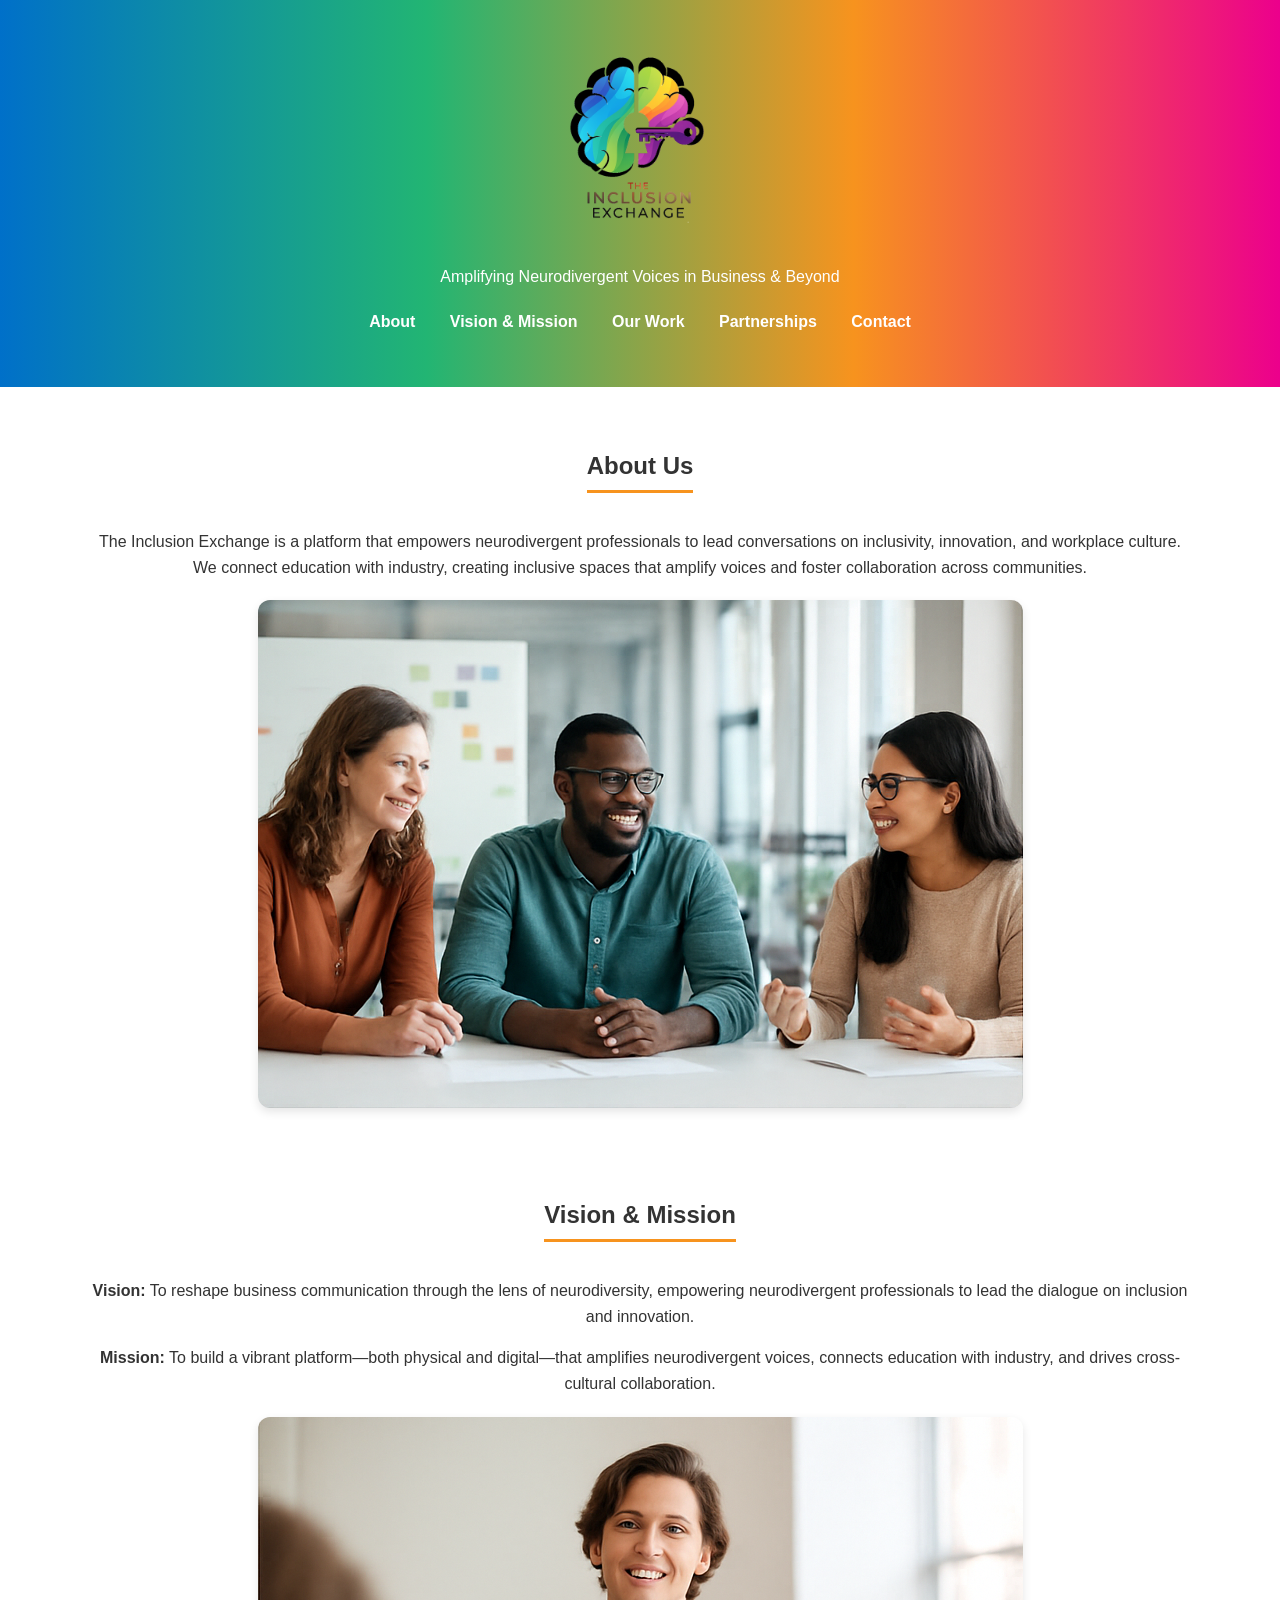
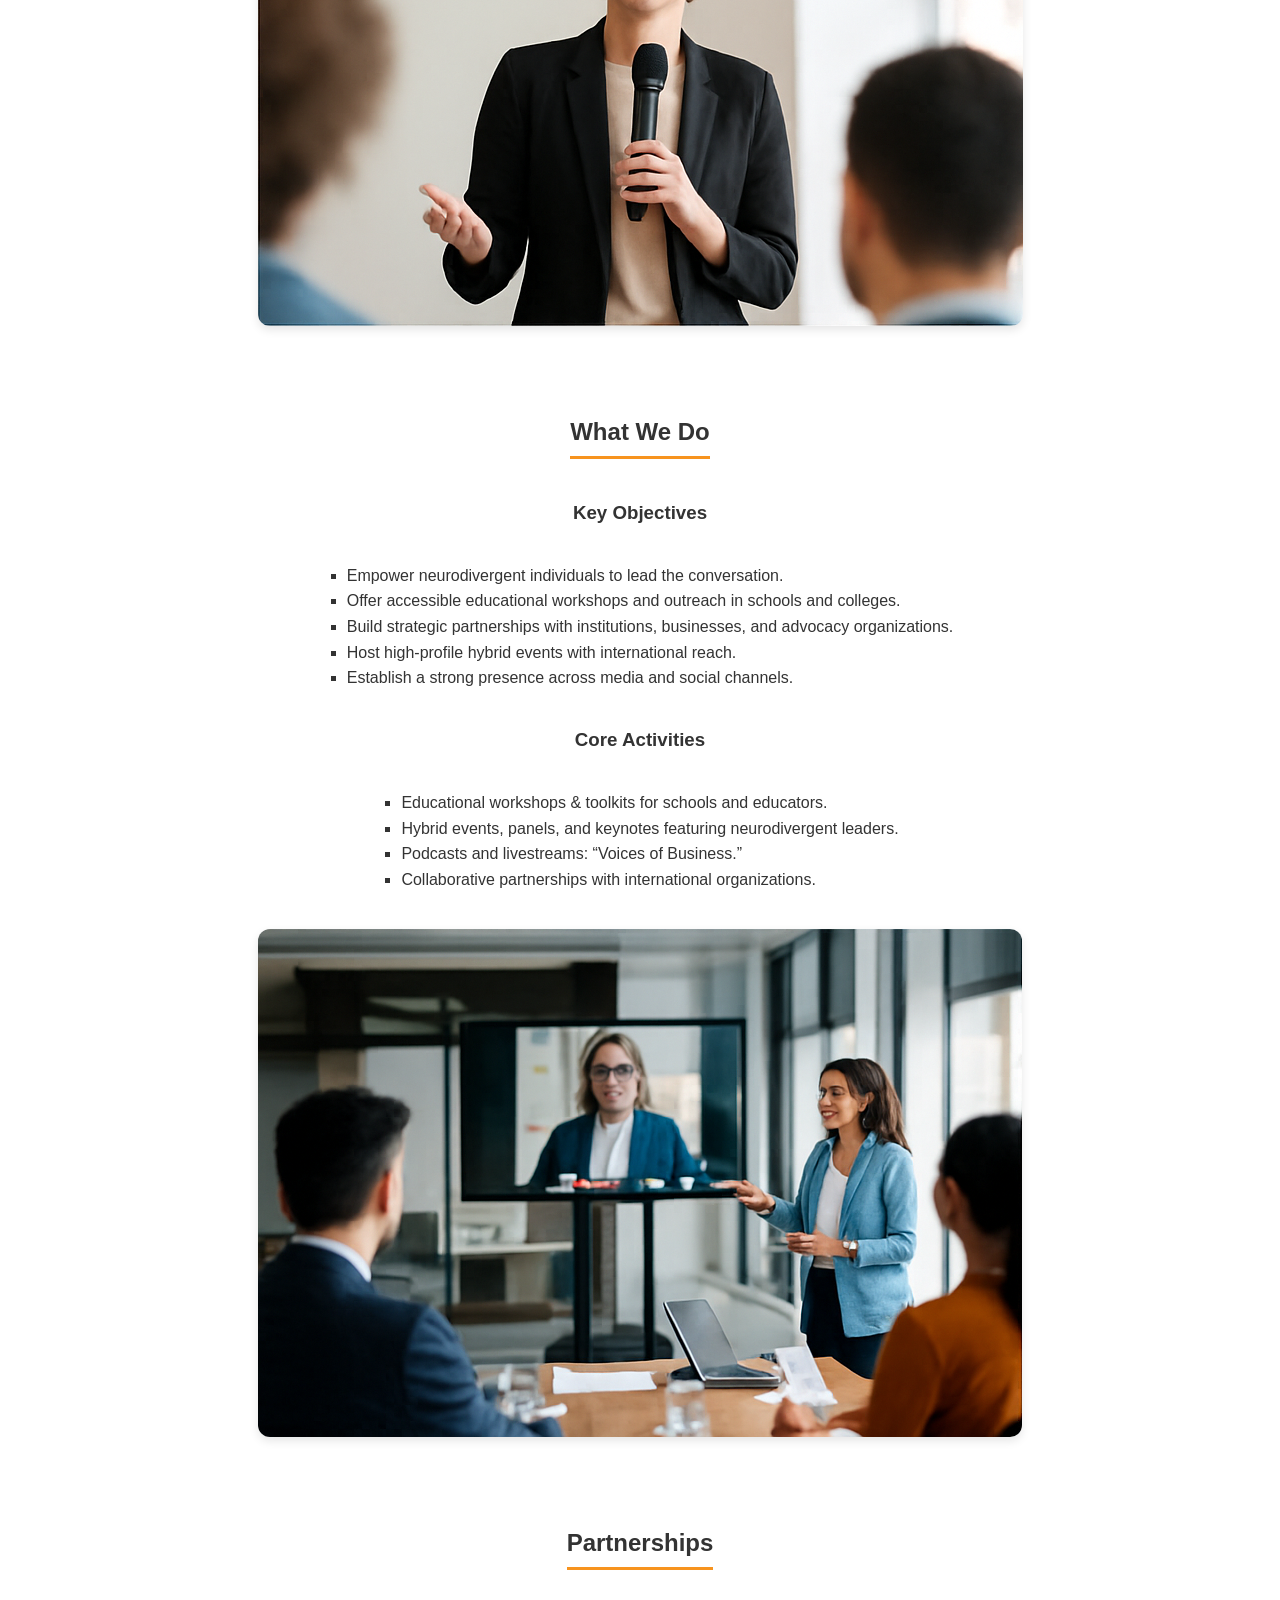
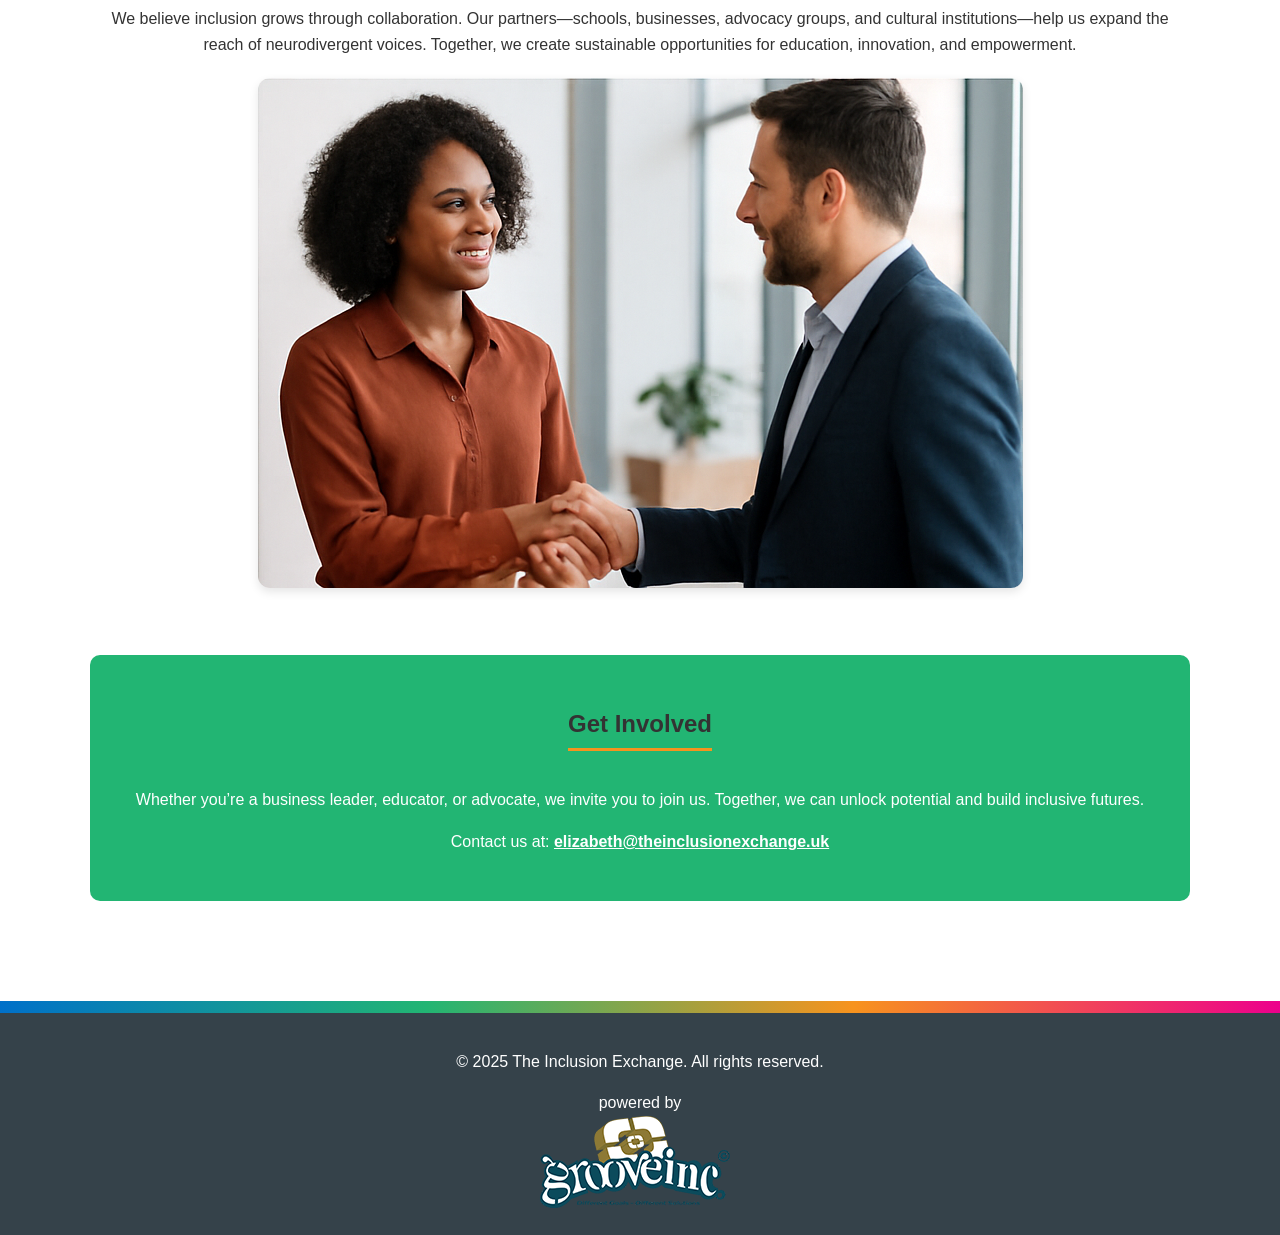
<file: indexOLD.html>
<!DOCTYPE html>
<html lang="en">
<head>
  <meta charset="UTF-8">
  <meta name="viewport" content="width=device-width, initial-scale=1.0">
  <title>The Inclusion Exchange</title>
  <link rel="stylesheet" href="assets/css/style.css">
</head>
<body>

<header>
  <div class="logo">
    <img src="assets/images/logo.png" alt="The Inclusion Exchange Logo">
  </div>
  <p>Amplifying Neurodivergent Voices in Business & Beyond</p>
  <nav>
    <a href="#about">About</a>
    <a href="#vision">Vision & Mission</a>
    <a href="#services">Our Work</a>
    <a href="#partnerships">Partnerships</a>
    <a href="#contact">Contact</a>
  </nav>
</header>

<div class="gradient-bar"></div>

<main>
  <section id="about">
    <h2>About Us</h2>
    <p>
      The Inclusion Exchange is a platform that empowers neurodivergent professionals 
      to lead conversations on inclusivity, innovation, and workplace culture. 
      We connect education with industry, creating inclusive spaces that amplify 
      voices and foster collaboration across communities.
    </p>
    <div class="img-block">
      <img src="assets/images/Photo1.png" alt="Inclusive collaboration illustration">
    </div>
  </section>

  <section id="vision">
    <h2>Vision & Mission</h2>
    <p><strong>Vision:</strong> To reshape business communication through the lens of neurodiversity, 
      empowering neurodivergent professionals to lead the dialogue on inclusion and innovation.</p>
    <p><strong>Mission:</strong> To build a vibrant platform—both physical and digital—that amplifies 
      neurodivergent voices, connects education with industry, and drives cross-cultural collaboration.</p>
    <div class="img-block">
      <img src="assets/images/Photo2.png" alt="Vision and mission concept illustration">
    </div>
  </section>

  <section id="services">
    <h2>What We Do</h2>
    <h3>Key Objectives</h3>
    <ul>
      <li>Empower neurodivergent individuals to lead the conversation.</li>
      <li>Offer accessible educational workshops and outreach in schools and colleges.</li>
      <li>Build strategic partnerships with institutions, businesses, and advocacy organizations.</li>
      <li>Host high-profile hybrid events with international reach.</li>
      <li>Establish a strong presence across media and social channels.</li>
    </ul>

    <h3>Core Activities</h3>
    <ul>
      <li>Educational workshops & toolkits for schools and educators.</li>
      <li>Hybrid events, panels, and keynotes featuring neurodivergent leaders.</li>
      <li>Podcasts and livestreams: “Voices of Business.”</li>
      <li>Collaborative partnerships with international organizations.</li>
    </ul>
    <div class="img-block">
      <img src="assets/images/Photo3.png" alt="Workshops and events illustration">
    </div>
  </section>

  <section id="partnerships">
    <h2>Partnerships</h2>
    <p>
      We believe inclusion grows through collaboration. Our partners—schools, businesses, 
      advocacy groups, and cultural institutions—help us expand the reach of neurodivergent 
      voices. Together, we create sustainable opportunities for education, innovation, 
      and empowerment.
    </p>
    <div class="img-block">
      <img src="assets/images/Photo4.png" alt="Partnership handshake graphic">
    </div>
  </section>

  <section id="contact" class="cta">
    <h2>Get Involved</h2>
    <p>
      Whether you’re a business leader, educator, or advocate, we invite you to join us. 
      Together, we can unlock potential and build inclusive futures. 
    </p>
    <p>
      Contact us at: <a href="mailto:elizabeth@theinclusionexchange.uk">elizabeth@theinclusionexchange.uk</a>
    </p>
  </section>
</main>

<div class="gradient-bar"></div>

<footer>
  <p>&copy; 2025 The Inclusion Exchange. All rights reserved.</p>powered by <br><a href="Http://www.grooveinc.uk"> <img src="assets/images/grooveinclogo.png" alt="">
								</a>
</footer>

</body>
</html>
</file>
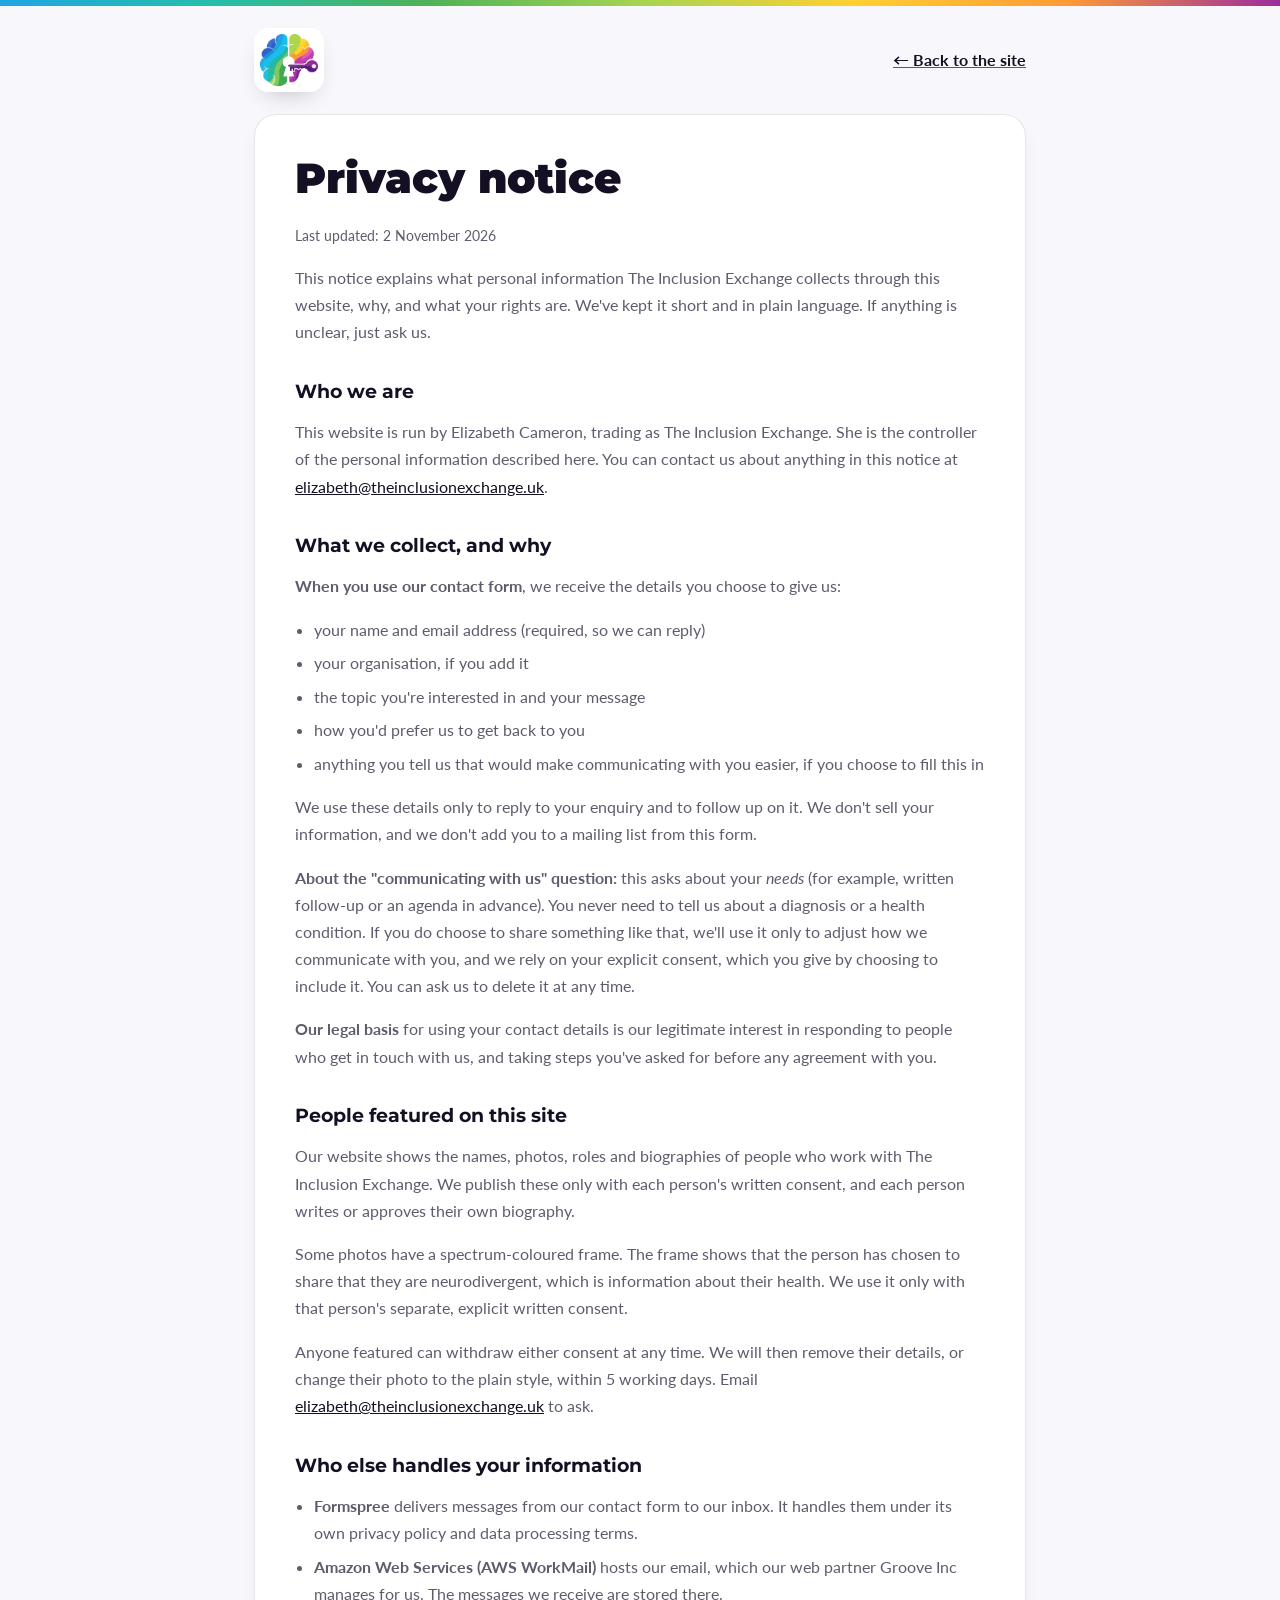
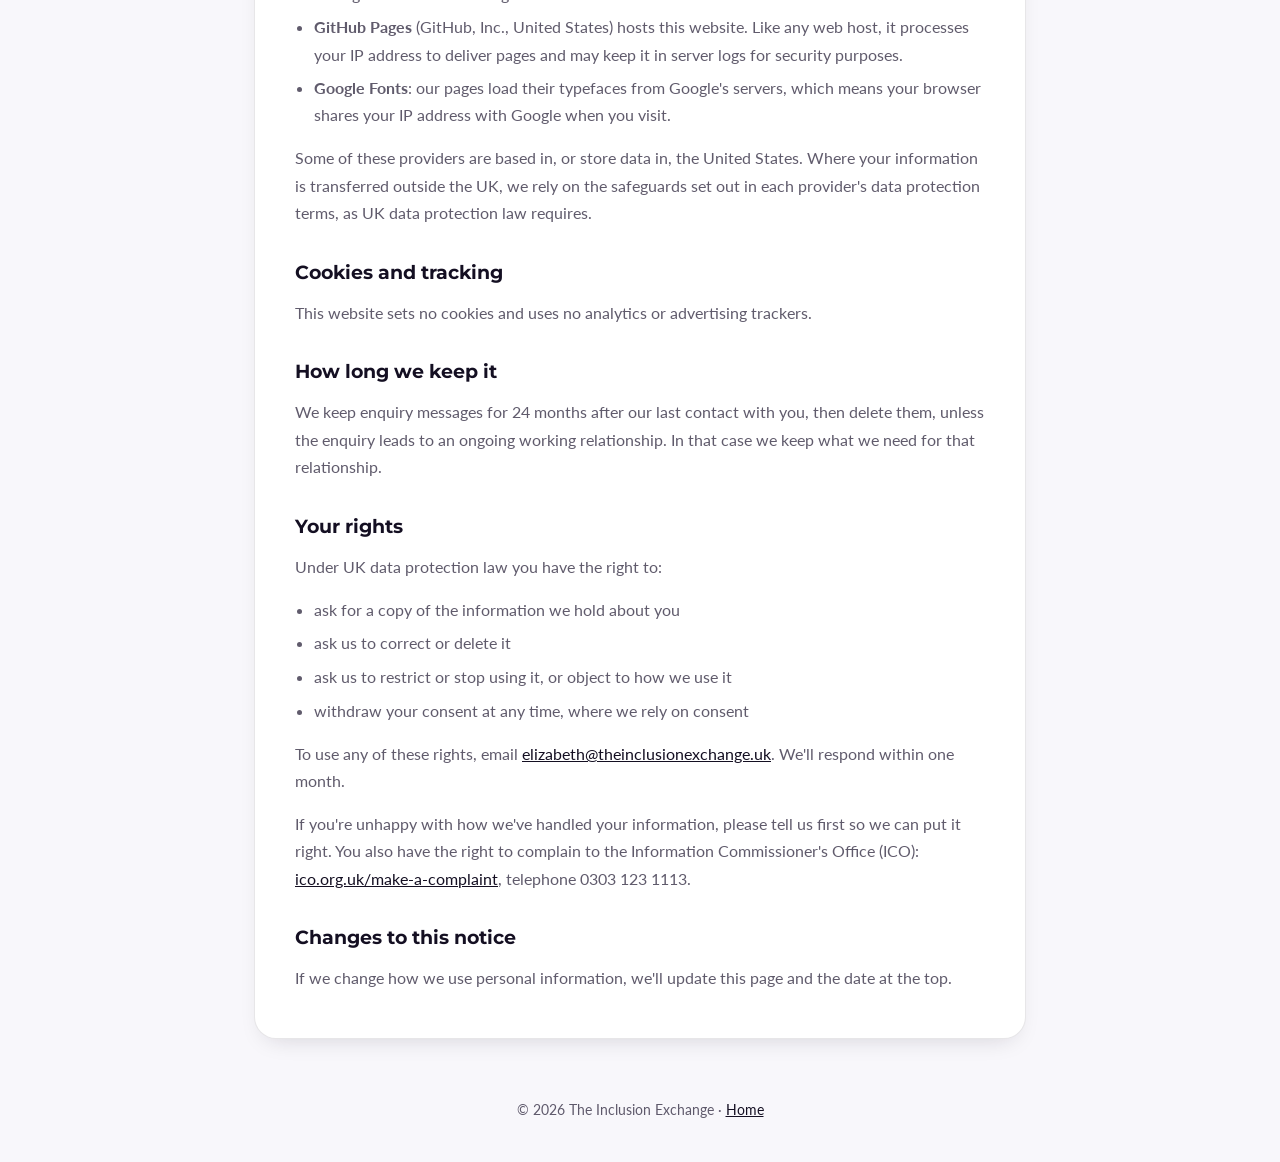
<file: privacy.html>
<!DOCTYPE html>
<html lang="en-GB">
<head>
<meta charset="UTF-8">
<meta name="viewport" content="width=device-width, initial-scale=1.0">
<title>Privacy notice | The Inclusion Exchange</title>
<link rel="preconnect" href="https://fonts.googleapis.com">
<link rel="preconnect" href="https://fonts.gstatic.com" crossorigin>
<link href="https://fonts.googleapis.com/css2?family=Montserrat:wght@700;900&family=Lato:wght@400;700&display=swap" rel="stylesheet">
<link rel="icon" type="image/png" href="assets/images/tie-icon-64.png">
<style>
:root{
  --blue:#1FA6E3; --cyan:#24BEAB; --green:#4EB258; --lime:#A6D450; --yellow:#FFD032; --orange:#FF9A35; --purple:#9B2C9E;
  --brand-gradient:linear-gradient(90deg,var(--blue),var(--cyan),var(--green),var(--lime),var(--yellow),var(--orange),var(--purple));
  --ink:#140f22; --text:#221c33; --text-soft:rgba(34,28,51,0.72); --cream:#f8f7fb; --paper:#fff; --line:rgba(20,15,34,0.1);
}
*{box-sizing:border-box}
body{margin:0;font-family:'Lato',system-ui,sans-serif;color:var(--text);background:var(--cream);line-height:1.7;-webkit-font-smoothing:antialiased}
.bar{height:6px;background:var(--brand-gradient)}
header{max-width:820px;margin:0 auto;padding:22px 24px;display:flex;align-items:center;justify-content:space-between;gap:16px}
header a.home{display:inline-flex;background:#fff;padding:6px;border-radius:14px;box-shadow:0 10px 25px -12px rgba(20,15,34,0.3)}
header img{height:52px;width:auto;display:block}
header a.back{font-weight:700;color:var(--ink);text-decoration:underline;text-decoration-color:var(--purple)}
main{max-width:820px;margin:0 auto 60px;padding:0 24px}
.card{background:var(--paper);border:1px solid var(--line);border-radius:22px;padding:40px 40px 30px;box-shadow:0 10px 25px -12px rgba(20,15,34,0.18)}
h1,h2{font-family:'Montserrat',system-ui,sans-serif;color:var(--ink);line-height:1.15;margin:0 0 .5em}
h1{font-weight:900;font-size:clamp(1.9rem,1.5rem + 1.6vw,2.6rem)}
h2{font-weight:700;font-size:1.2rem;margin-top:1.8em}
p,li{color:var(--text-soft)}
ul{padding-left:1.2em}
li{margin-bottom:.4em}
a{color:var(--ink)}
.updated{font-size:.9rem}
.draft{background:#FFF3CC;border-left:5px solid #C98A00;color:#5C3D00;padding:14px 18px;border-radius:10px;margin-bottom:26px;font-weight:700}
.tc{background:#FFE58A;color:#3D2A00;padding:0 .25em;border-radius:4px;font-weight:700}
footer{text-align:center;color:var(--text-soft);font-size:.85rem;padding:0 24px 40px}
@media (max-width:600px){.card{padding:28px 20px 20px}}
</style>
</head>
<body>
<div class="bar"></div>
<header>
  <a class="home" href="index.html"><img src="assets/images/tie-icon-web.png" width="161" height="144" alt="The Inclusion Exchange — home"></a>
  <a class="back" href="index.html#contact">← Back to the site</a>
</header>
<main>
<div class="card">
  <h1>Privacy notice</h1>
  <p class="updated">Last updated: 2 November 2026</p>

  <p>This notice explains what personal information The Inclusion Exchange collects through this website, why, and what your rights are. We've kept it short and in plain language. If anything is unclear, just ask us.</p>

  <h2>Who we are</h2>
  <p>This website is run by Elizabeth Cameron, trading as The Inclusion Exchange. She is the controller of the personal information described here. You can contact us about anything in this notice at <a href="mailto:elizabeth@theinclusionexchange.uk">elizabeth@theinclusionexchange.uk</a>.</p>

  <h2>What we collect, and why</h2>
  <p><strong>When you use our contact form</strong>, we receive the details you choose to give us:</p>
  <ul>
    <li>your name and email address (required, so we can reply)</li>
    <li>your organisation, if you add it</li>
    <li>the topic you're interested in and your message</li>
    <li>how you'd prefer us to get back to you</li>
    <li>anything you tell us that would make communicating with you easier, if you choose to fill this in</li>
  </ul>
  <p>We use these details only to reply to your enquiry and to follow up on it. We don't sell your information, and we don't add you to a mailing list from this form.</p>
  <p><strong>About the "communicating with us" question:</strong> this asks about your <em>needs</em> (for example, written follow-up or an agenda in advance). You never need to tell us about a diagnosis or a health condition. If you do choose to share something like that, we'll use it only to adjust how we communicate with you, and we rely on your explicit consent, which you give by choosing to include it. You can ask us to delete it at any time.</p>
  <p><strong>Our legal basis</strong> for using your contact details is our legitimate interest in responding to people who get in touch with us, and taking steps you've asked for before any agreement with you.</p>

  <h2>People featured on this site</h2>
  <p>Our website shows the names, photos, roles and biographies of people who work with The Inclusion Exchange. We publish these only with each person's written consent, and each person writes or approves their own biography.</p>
  <p>Some photos have a spectrum-coloured frame. The frame shows that the person has chosen to share that they are neurodivergent, which is information about their health. We use it only with that person's separate, explicit written consent.</p>
  <p>Anyone featured can withdraw either consent at any time. We will then remove their details, or change their photo to the plain style, within 5 working days. Email <a href="mailto:elizabeth@theinclusionexchange.uk">elizabeth@theinclusionexchange.uk</a> to ask.</p>

  <h2>Who else handles your information</h2>
  <ul>
    <li><strong>Formspree</strong> delivers messages from our contact form to our inbox. It handles them under its own privacy policy and data processing terms.</li>
    <li><strong>Amazon Web Services (AWS WorkMail)</strong> hosts our email, which our web partner Groove Inc manages for us. The messages we receive are stored there.</li>
    <li><strong>GitHub Pages</strong> (GitHub, Inc., United States) hosts this website. Like any web host, it processes your IP address to deliver pages and may keep it in server logs for security purposes.</li>
    <li><strong>Google Fonts</strong>: our pages load their typefaces from Google's servers, which means your browser shares your IP address with Google when you visit.</li>
  </ul>
  <p>Some of these providers are based in, or store data in, the United States. Where your information is transferred outside the UK, we rely on the safeguards set out in each provider's data protection terms, as UK data protection law requires.</p>

  <h2>Cookies and tracking</h2>
  <p>This website sets no cookies and uses no analytics or advertising trackers.</p>

  <h2>How long we keep it</h2>
  <p>We keep enquiry messages for 24 months after our last contact with you, then delete them, unless the enquiry leads to an ongoing working relationship. In that case we keep what we need for that relationship.</p>

  <h2>Your rights</h2>
  <p>Under UK data protection law you have the right to:</p>
  <ul>
    <li>ask for a copy of the information we hold about you</li>
    <li>ask us to correct or delete it</li>
    <li>ask us to restrict or stop using it, or object to how we use it</li>
    <li>withdraw your consent at any time, where we rely on consent</li>
  </ul>
  <p>To use any of these rights, email <a href="mailto:elizabeth@theinclusionexchange.uk">elizabeth@theinclusionexchange.uk</a>. We'll respond within one month.</p>
  <p>If you're unhappy with how we've handled your information, please tell us first so we can put it right. You also have the right to complain to the Information Commissioner's Office (ICO): <a href="https://ico.org.uk/make-a-complaint/">ico.org.uk/make-a-complaint</a>, telephone 0303 123 1113.</p>

  <h2>Changes to this notice</h2>
  <p>If we change how we use personal information, we'll update this page and the date at the top.</p>
</div>
</main>
<footer>© 2026 The Inclusion Exchange · <a href="index.html">Home</a></footer>
</body>
</html>
</file>
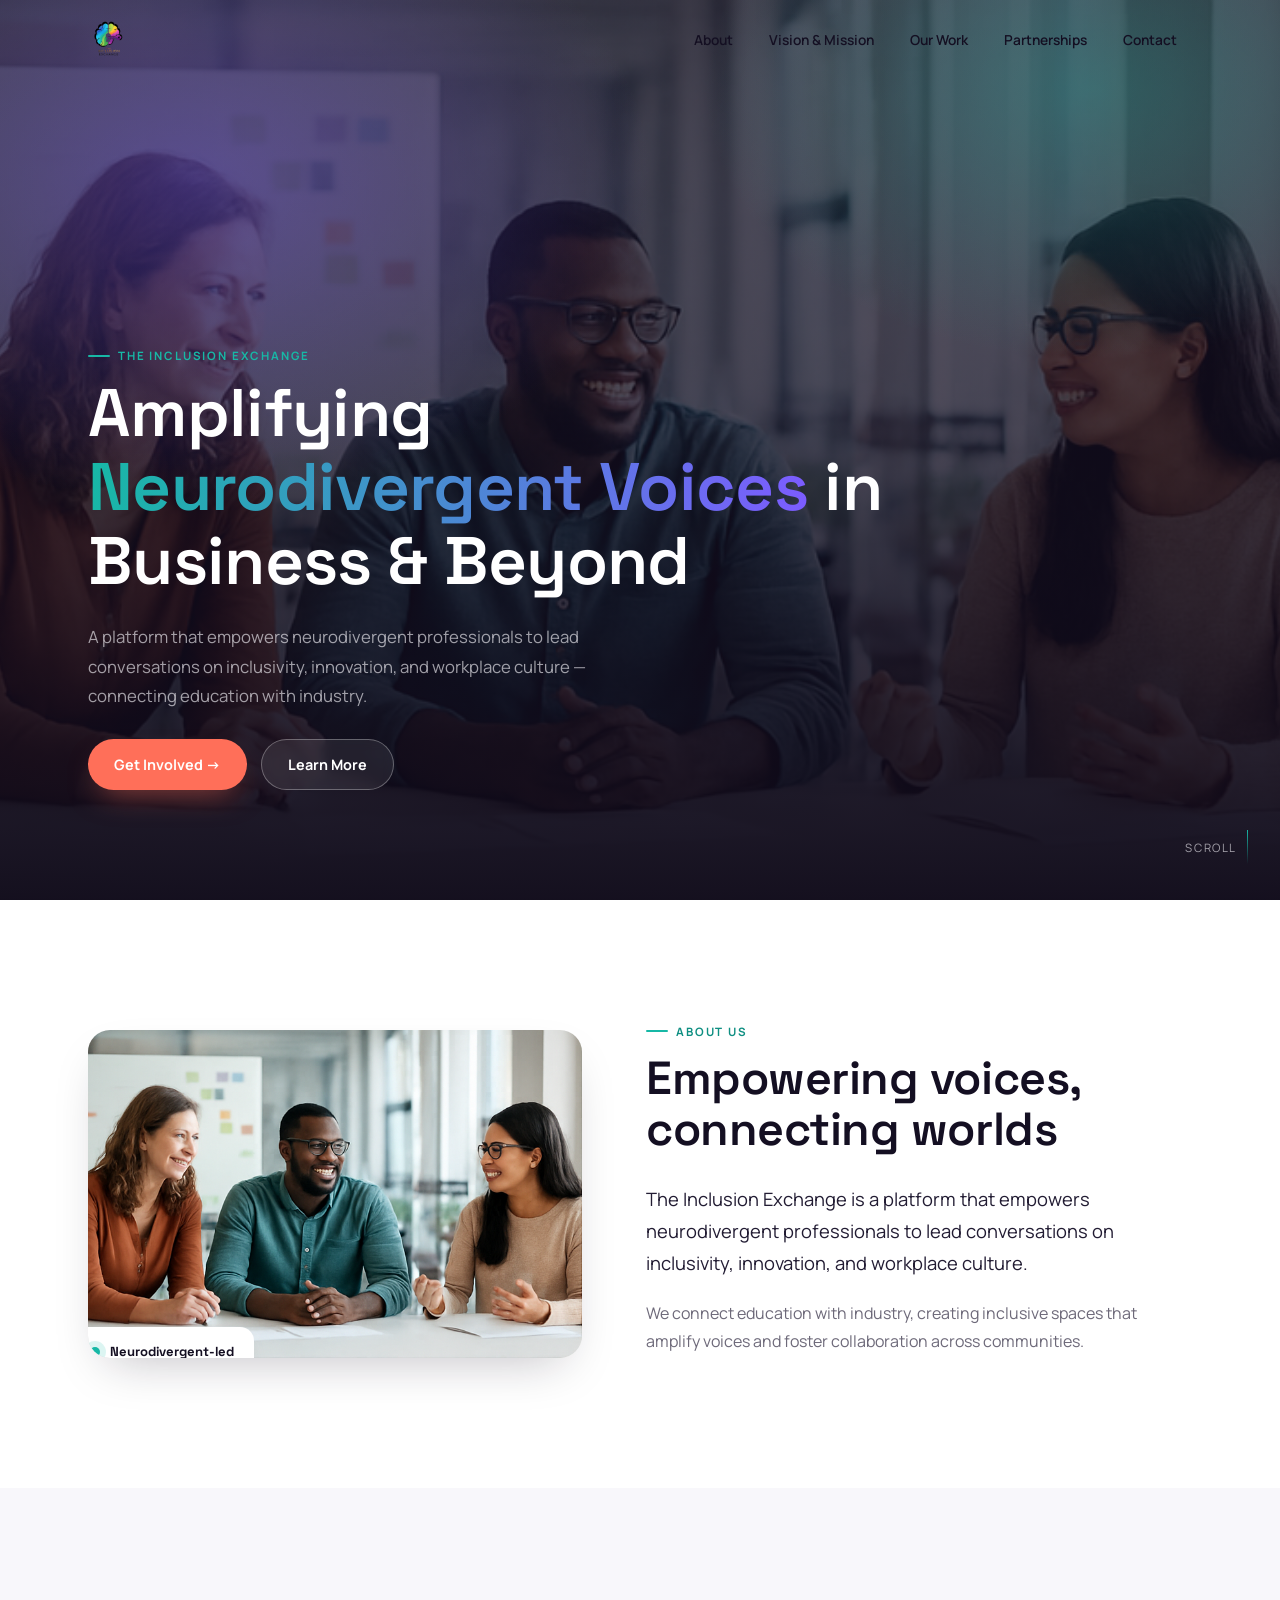
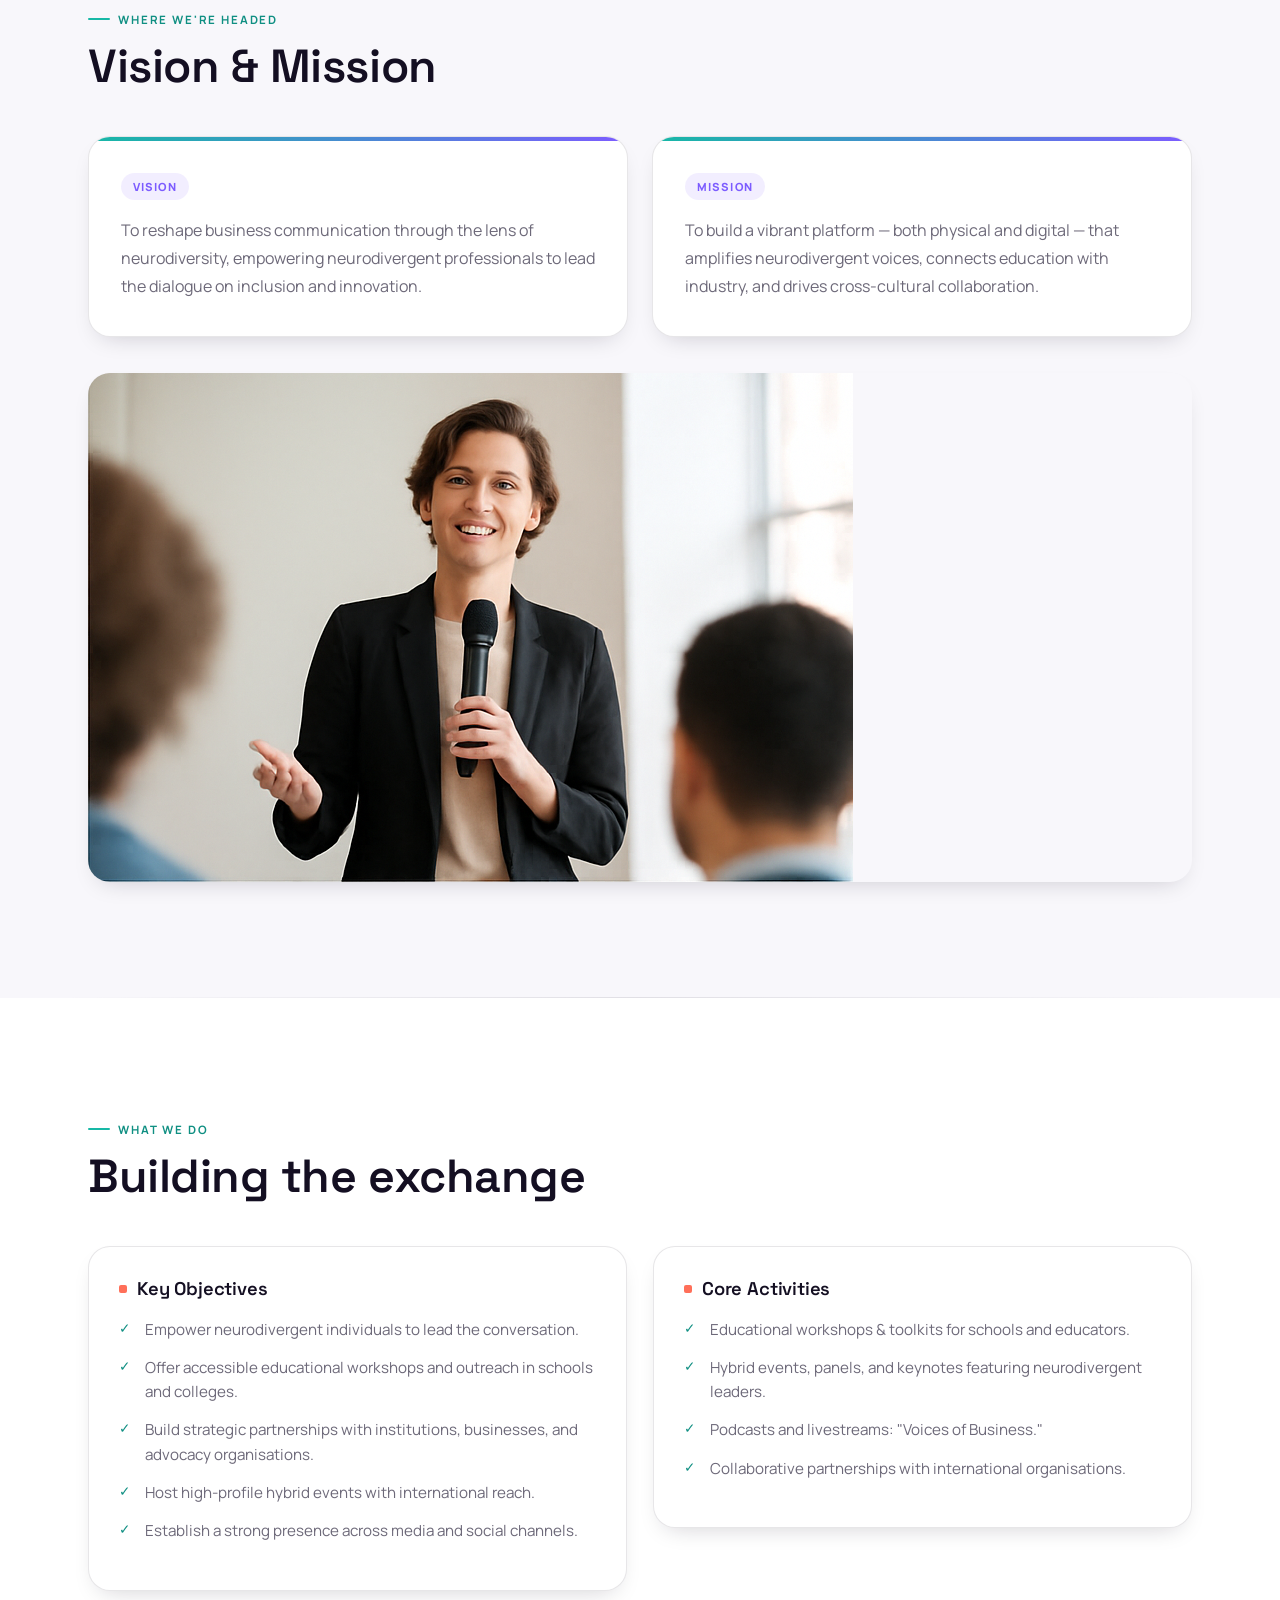
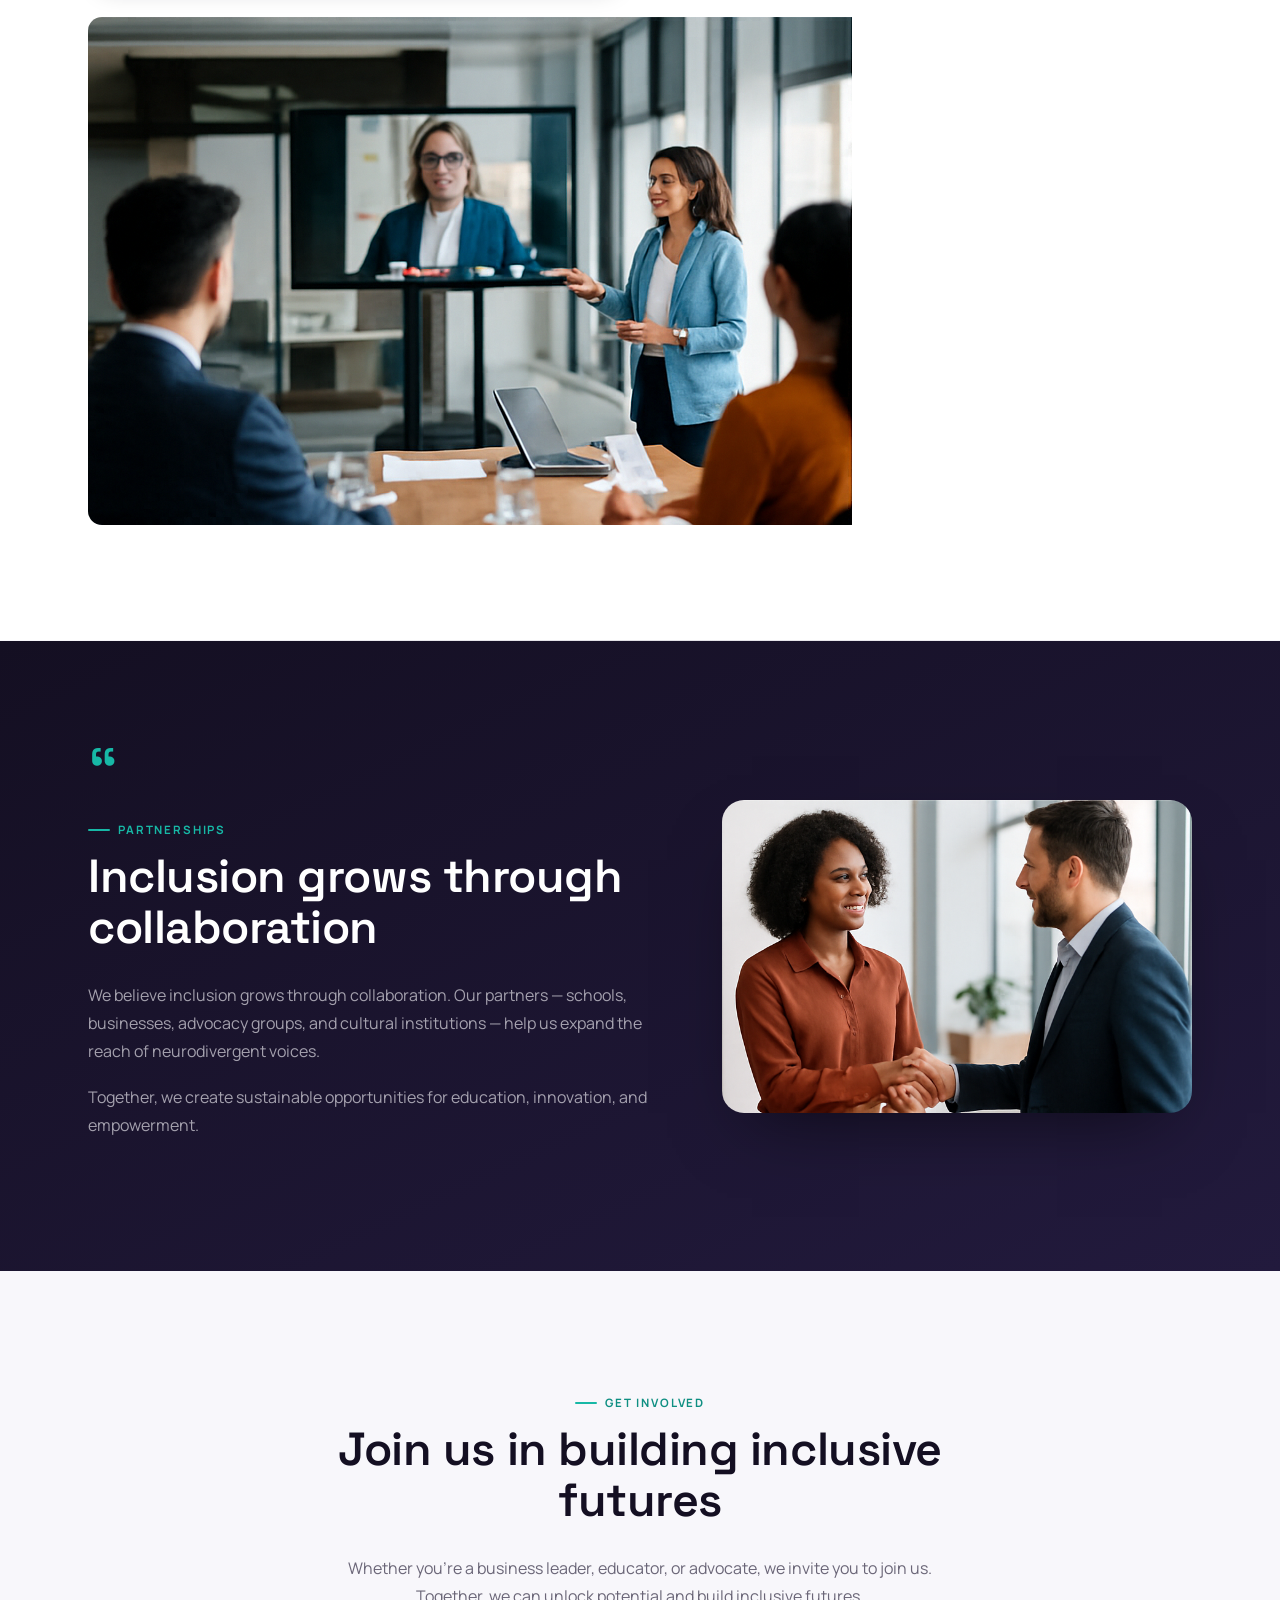
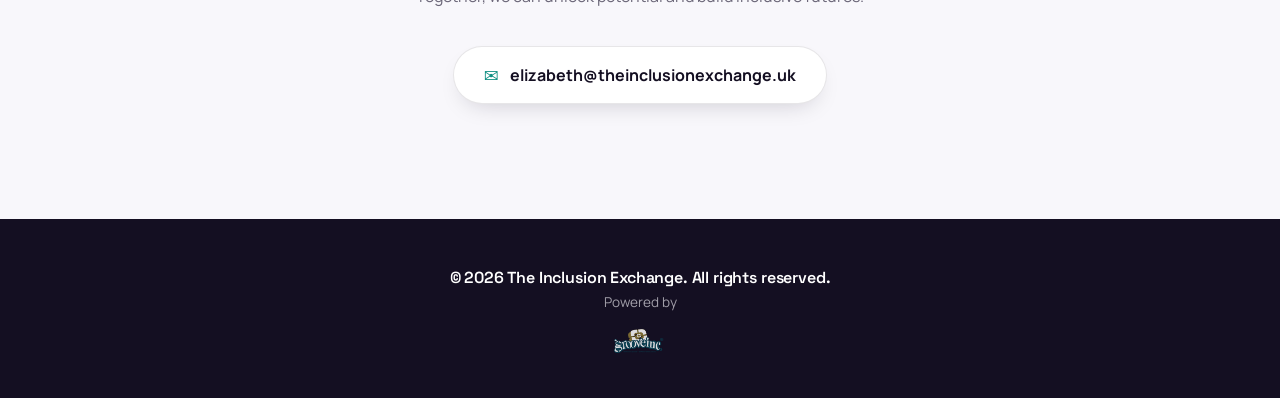
<file: testOLD.html>
<!DOCTYPE html>
<html lang="en">
<head>
<meta charset="UTF-8">
<meta name="viewport" content="width=device-width, initial-scale=1.0">
<meta name="description" content="The Inclusion Exchange amplifies neurodivergent voices in business and beyond — connecting education with industry through workshops, events, podcasts and strategic partnerships.">
<title>The Inclusion Exchange | Amplifying Neurodivergent Voices</title>

<link rel="preconnect" href="https://fonts.googleapis.com">
<link rel="preconnect" href="https://fonts.gstatic.com" crossorigin>
<link href="https://fonts.googleapis.com/css2?family=Space+Grotesk:wght@400;500;600;700&family=Manrope:wght@400;500;600;700;800&display=swap" rel="stylesheet">

<link rel="icon" href="assets/images/logo.png">

<style>

/* ============ Design tokens ============ */
:root{
  --ink: #140f22;
  --ink-2: #221a3d;
  --cream: #f8f7fb;
  --paper: #ffffff;
  --teal: #17b8a6;
  --teal-dark: #0f8f82;
  --coral: #ff6f59;
  --violet: #7c5cff;
  --line: rgba(20,15,34,0.1);
  --text: #221c33;
  --text-soft: rgba(34,28,51,0.66);
  --on-dark: rgba(248,247,251,0.9);
  --on-dark-dim: rgba(248,247,251,0.62);
  --shadow: 0 20px 50px -20px rgba(20,15,34,0.28);
  --shadow-sm: 0 10px 25px -12px rgba(20,15,34,0.22);
  --radius: 22px;
  --radius-sm: 14px;
  --container: 1160px;
  --ease: cubic-bezier(.16,.8,.3,1);
}

*,*::before,*::after{ box-sizing:border-box; }
html{ scroll-behavior:smooth; }
body{
  margin:0;
  font-family:'Manrope', system-ui, sans-serif;
  color:var(--text);
  background:var(--cream);
  -webkit-font-smoothing:antialiased;
  overflow-x:hidden;
}
h1,h2,h3,h4{
  font-family:'Space Grotesk', system-ui, sans-serif;
  font-weight:600;
  line-height:1.1;
  margin:0 0 .6em;
  color:var(--ink);
  letter-spacing:-0.01em;
}
p{ margin:0 0 1.1em; color:var(--text-soft); line-height:1.75; }
a{ color:inherit; text-decoration:none; }
img{ max-width:100%; display:block; }
ul{ margin:0; padding:0; list-style:none; }
.container{ max-width:var(--container); margin:0 auto; padding:0 28px; }
section[id]{ scroll-margin-top:96px; }

.eyebrow{
  display:inline-flex; align-items:center; gap:8px;
  font-size:.72rem; font-weight:700; letter-spacing:.16em; text-transform:uppercase;
  color:var(--teal-dark); margin-bottom:14px;
}
.eyebrow::before{ content:''; width:22px; height:2px; background:var(--teal); border-radius:2px; }

h2{ font-size:clamp(1.9rem, 1.4rem + 2vw, 2.9rem); }

.section-white{ background:var(--paper); }
.section-tint{ background:var(--cream); }
.section-dark{
  background:linear-gradient(155deg, var(--ink) 0%, var(--ink-2) 100%);
  color:var(--on-dark); position:relative;
}
.section-dark h2, .section-dark h3{ color:#fff; }
.section-dark p{ color:var(--on-dark-dim); }

section{ padding:clamp(64px, 9vw, 128px) 0; }

.section-divider{
  height:1px; max-width:var(--container); margin:0 auto;
  background:linear-gradient(90deg, transparent, var(--line), transparent);
}

.reveal{ opacity:0; transform:translateY(28px); transition:opacity .8s var(--ease), transform .8s var(--ease); }
.reveal.in-view{ opacity:1; transform:translateY(0); }
.reveal-stagger > *{ opacity:0; transform:translateY(24px); transition:opacity .7s var(--ease), transform .7s var(--ease); }
.reveal-stagger.in-view > *{ opacity:1; transform:translateY(0); }
.reveal-stagger.in-view > *:nth-child(1){ transition-delay:.05s; }
.reveal-stagger.in-view > *:nth-child(2){ transition-delay:.15s; }
.reveal-stagger.in-view > *:nth-child(3){ transition-delay:.25s; }
.reveal-stagger.in-view > *:nth-child(4){ transition-delay:.35s; }

/* ============ Header ============ */
header{ position:fixed; top:0; left:0; right:0; z-index:1000; padding:18px 0; transition:all .4s var(--ease); }
header nav{ max-width:var(--container); margin:0 auto; padding:0 28px; display:flex; align-items:center; justify-content:space-between; }
header.scrolled{
  background:rgba(248,247,251,0.8); backdrop-filter:blur(16px) saturate(160%); -webkit-backdrop-filter:blur(16px) saturate(160%);
  padding:10px 0; box-shadow:0 8px 30px -18px rgba(20,15,34,0.35);
}
.logo img{ height:42px; width:auto; transition:height .4s var(--ease); }
header.scrolled .logo img{ height:34px; }

#nav-links{ display:flex; align-items:center; gap:6px; }
#nav-links li a{
  display:inline-block; padding:9px 15px; font-size:.86rem; font-weight:600; color:var(--ink);
  border-radius:999px; transition:background .3s var(--ease), color .3s var(--ease);
}
#nav-links li a:hover{ background:rgba(23,184,166,0.12); color:var(--teal-dark); }

.menu-toggle{
  display:none; background:var(--ink); color:#fff; border:none; width:44px; height:44px; border-radius:12px;
  font-size:1.2rem; cursor:pointer; align-items:center; justify-content:center;
}

#overlay{
  position:fixed; inset:0; background:rgba(20,15,34,0.55); backdrop-filter:blur(2px);
  opacity:0; pointer-events:none; transition:opacity .35s var(--ease); z-index:998;
}
#overlay.active{ opacity:1; pointer-events:auto; }

@media (max-width:860px){
  .menu-toggle{ display:flex; }
  #nav-links{
    position:fixed; top:0; right:0; height:100vh; width:min(300px, 82vw); background:var(--ink);
    flex-direction:column; align-items:flex-start; gap:2px; padding:100px 26px 30px;
    transform:translateX(100%); transition:transform .45s var(--ease); z-index:999;
  }
  #nav-links.active{ transform:translateX(0); }
  #nav-links li{ width:100%; }
  #nav-links li a{ color:#fff; width:100%; padding:13px 12px; font-size:.95rem; }
  #nav-links li a:hover{ background:rgba(255,255,255,0.08); color:var(--teal); }
}

/* ============ Hero ============ */
.hero{
  position:relative; min-height:100svh; display:flex; align-items:flex-end;
  background:var(--ink); overflow:hidden;
}
.hero-media{ position:absolute; inset:0; }
.hero-media img{
  width:100%; height:100%; object-fit:cover; opacity:.55;
  animation:heroZoom 18s ease-in-out infinite alternate;
}
@keyframes heroZoom{ from{ transform:scale(1); } to{ transform:scale(1.08); } }
.hero::after{
  content:''; position:absolute; inset:0;
  background:
    radial-gradient(60% 60% at 15% 20%, rgba(124,92,255,0.35), transparent 60%),
    radial-gradient(50% 50% at 85% 10%, rgba(23,184,166,0.3), transparent 60%),
    linear-gradient(0deg, rgba(15,10,25,0.95) 0%, rgba(20,15,34,0.55) 55%, rgba(20,15,34,0.5) 100%);
  z-index:1;
}
.hero-text{ position:relative; z-index:2; width:100%; max-width:var(--container); margin:0 auto; padding:0 28px 110px; }
.hero-text .eyebrow{ color:var(--teal); }
.hero-text .eyebrow::before{ background:var(--teal); }
.hero-text h1{ color:#fff; font-size:clamp(2.3rem, 1.5rem + 4vw, 4.2rem); max-width:840px; margin-bottom:.35em; }
.hero-text h1 em{ font-style:normal; background:linear-gradient(90deg, var(--teal), var(--violet)); -webkit-background-clip:text; background-clip:text; color:transparent; }
.hero-sub{ color:var(--on-dark-dim); max-width:540px; font-size:1.05rem; margin-bottom:1.7em; }
.hero-ctas{ display:flex; gap:14px; flex-wrap:wrap; }
.btn{
  display:inline-flex; align-items:center; gap:10px; font-weight:700; font-size:.9rem;
  padding:15px 26px; border-radius:999px; transition:transform .3s var(--ease), box-shadow .3s var(--ease), background .3s var(--ease);
}
.btn-primary{ background:var(--coral); color:#fff; box-shadow:0 14px 30px -12px rgba(255,111,89,0.55); }
.btn-primary:hover{ transform:translateY(-3px); background:#ff5a41; box-shadow:0 18px 36px -12px rgba(255,111,89,0.7); }
.btn-ghost{ background:rgba(255,255,255,0.08); color:#fff; border:1px solid rgba(255,255,255,0.3); backdrop-filter:blur(6px); }
.btn-ghost:hover{ background:rgba(255,255,255,0.16); transform:translateY(-3px); }

.scroll-cue{
  position:absolute; z-index:2; right:32px; bottom:36px; color:var(--on-dark-dim); font-size:.72rem;
  letter-spacing:.14em; text-transform:uppercase; display:flex; align-items:center; gap:10px;
}
.scroll-cue::after{
  content:''; width:1px; height:34px; background:linear-gradient(var(--teal), transparent);
  animation:scrollCue 2s ease-in-out infinite;
}
@keyframes scrollCue{ 0%{ opacity:.2; } 50%{ opacity:1; } 100%{ opacity:.2; } }
@media (max-width:640px){ .scroll-cue{ display:none; } }

/* ============ About ============ */
.about-grid{ display:grid; grid-template-columns:0.95fr 1.05fr; gap:64px; align-items:center; }
.about-figure{ position:relative; border-radius:var(--radius); overflow:hidden; box-shadow:var(--shadow); }
.about-figure img{ width:100%; height:100%; object-fit:cover; }
.about-badge{
  position:absolute; left:-18px; bottom:-18px; background:var(--paper); border-radius:var(--radius-sm);
  padding:16px 20px; box-shadow:var(--shadow-sm); font-family:'Space Grotesk',sans-serif; font-weight:600;
  display:flex; align-items:center; gap:10px;
}
.about-badge .dot{ width:10px; height:10px; border-radius:50%; background:var(--teal); box-shadow:0 0 0 6px rgba(23,184,166,0.15); }
.about-badge span{ font-size:.82rem; color:var(--ink); font-weight:700; }
.about-copy p:first-of-type{ font-size:1.15rem; color:var(--text); }
@media (max-width:860px){
  .about-grid{ grid-template-columns:1fr; gap:40px; }
  .about-figure{ max-width:380px; margin:0 auto; }
}

/* ============ Vision & Mission ============ */
.vm-grid{ display:grid; grid-template-columns:1fr 1fr; gap:24px; margin-top:44px; }
.vm-card{
  background:var(--paper); border:1px solid var(--line); border-radius:var(--radius);
  padding:36px 32px; box-shadow:var(--shadow-sm); position:relative; overflow:hidden;
  transition:transform .4s var(--ease), box-shadow .4s var(--ease);
}
.vm-card::before{
  content:''; position:absolute; top:0; left:0; right:0; height:4px;
  background:linear-gradient(90deg, var(--teal), var(--violet));
}
.vm-card:hover{ transform:translateY(-8px); box-shadow:var(--shadow); }
.vm-card .tag{
  display:inline-block; font-size:.7rem; font-weight:800; letter-spacing:.1em; text-transform:uppercase;
  color:var(--violet); background:rgba(124,92,255,0.1); padding:6px 12px; border-radius:999px; margin-bottom:16px;
}
.vm-card p{ font-size:1rem; margin-bottom:0; }
.vm-image{ margin-top:36px; border-radius:var(--radius); overflow:hidden; box-shadow:var(--shadow-sm); }
@media (max-width:860px){ .vm-grid{ grid-template-columns:1fr; } }

/* ============ What We Do ============ */
.wwd-grid{ display:grid; grid-template-columns:1fr 1fr; gap:26px; margin-top:44px; align-items:start; }
.wwd-card{
  background:var(--paper); border:1px solid var(--line); border-radius:var(--radius);
  padding:32px 30px; box-shadow:var(--shadow-sm);
}
.wwd-card h3{ font-size:1.15rem; margin-bottom:1em; display:flex; align-items:center; gap:10px; }
.wwd-card h3::before{
  content:''; width:8px; height:8px; border-radius:2px; background:var(--coral); flex:none;
}
.wwd-card li{
  position:relative; padding-left:26px; margin-bottom:14px; font-size:.95rem; color:var(--text-soft); line-height:1.6;
}
.wwd-card li::before{
  content:'✓'; position:absolute; left:0; top:0; color:var(--teal-dark); font-weight:800; font-size:.85rem;
}
.wwd-image{ margin-top:26px; border-radius:var(--radius-sm); overflow:hidden; }
@media (max-width:860px){ .wwd-grid{ grid-template-columns:1fr; } }

/* ============ Partnerships ============ */
.section-dark .partner-wrap{ display:grid; grid-template-columns:1.1fr 0.9fr; gap:60px; align-items:center; }
.quote-mark{ font-family:'Space Grotesk',sans-serif; font-size:4.5rem; color:var(--teal); line-height:.5; margin-bottom:.3em; display:block; }
.partner-image{ border-radius:var(--radius); overflow:hidden; box-shadow:0 30px 70px -30px rgba(0,0,0,0.6); }
@media (max-width:860px){ .section-dark .partner-wrap{ grid-template-columns:1fr; } .partner-image{ order:-1; } }

/* ============ Get Involved / Contact ============ */
.contact{ text-align:center; background:var(--cream); }
.contact .container{ max-width:700px; }
.contact-card{
  display:inline-flex; align-items:center; gap:12px; background:var(--paper); border:1px solid var(--line);
  border-radius:999px; padding:16px 30px; box-shadow:var(--shadow-sm); font-weight:700; color:var(--ink);
  margin-top:18px; transition:transform .3s var(--ease), box-shadow .3s var(--ease);
}
.contact-card:hover{ transform:translateY(-4px); box-shadow:var(--shadow); }
.contact-card span.ico{ color:var(--teal-dark); font-size:1.1rem; }

/* ============ Footer ============ */
footer{ background:var(--ink); color:var(--on-dark-dim); text-align:center; padding:50px 28px 40px; }
footer h3{ color:#fff; font-size:1rem; margin-bottom:.3em; }
footer p{ color:var(--on-dark-dim); margin-bottom:14px; font-size:.85rem; }
footer a{ display:inline-flex; }
footer img{ height:24px; width:auto; opacity:.85; transition:opacity .3s var(--ease); }
footer a:hover img{ opacity:1; }

.section-head{ max-width:640px; margin-bottom:6px; }
::selection{ background:var(--teal); color:#fff; }

</style>
</head>

<body>

<header>
  <nav>
    <div class="logo">
      <a href="index.html">
        <img src="assets/images/logo.png" alt="The Inclusion Exchange logo">
      </a>
    </div>

    <button class="menu-toggle" type="button" aria-label="Toggle navigation" aria-expanded="false">☰</button>

    <ul id="nav-links">
      <li><a href="#about">About</a></li>
      <li><a href="#vision">Vision &amp; Mission</a></li>
      <li><a href="#services">Our Work</a></li>
      <li><a href="#partnerships">Partnerships</a></li>
      <li><a href="#contact">Contact</a></li>
    </ul>
  </nav>
</header>

<div id="overlay"></div>

<div class="hero">
  <div class="hero-media">
    <img src="assets/images/Photo1.png" alt="">
  </div>

  <div class="hero-text">
    <div class="eyebrow">The Inclusion Exchange</div>
    <h1>Amplifying <em>Neurodivergent Voices</em> in Business &amp; Beyond</h1>
    <p class="hero-sub">A platform that empowers neurodivergent professionals to lead conversations on inclusivity, innovation, and workplace culture — connecting education with industry.</p>
    <div class="hero-ctas">
      <a href="#contact" class="btn btn-primary">Get Involved →</a>
      <a href="#about" class="btn btn-ghost">Learn More</a>
    </div>
  </div>

  <div class="scroll-cue">Scroll</div>
</div>

<section id="about" class="section-white">
  <div class="container">
    <div class="about-grid">

      <div class="about-figure reveal">
        <img src="assets/images/Photo1.png" alt="Inclusive collaboration illustration">
        <div class="about-badge"><span class="dot"></span><span>Neurodivergent‑led</span></div>
      </div>

      <div class="about-copy reveal">
        <div class="eyebrow">About Us</div>
        <h2>Empowering voices, connecting worlds</h2>
        <p>
          The Inclusion Exchange is a platform that empowers neurodivergent professionals to lead conversations on inclusivity, innovation, and workplace culture.
        </p>
        <p>
          We connect education with industry, creating inclusive spaces that amplify voices and foster collaboration across communities.
        </p>
      </div>

    </div>
  </div>
</section>

<section id="vision" class="section-tint">
  <div class="container">

    <div class="section-head reveal">
      <div class="eyebrow">Where We're Headed</div>
      <h2>Vision &amp; Mission</h2>
    </div>

    <div class="vm-grid reveal-stagger">

      <div class="vm-card">
        <span class="tag">Vision</span>
        <p>To reshape business communication through the lens of neurodiversity, empowering neurodivergent professionals to lead the dialogue on inclusion and innovation.</p>
      </div>

      <div class="vm-card">
        <span class="tag">Mission</span>
        <p>To build a vibrant platform — both physical and digital — that amplifies neurodivergent voices, connects education with industry, and drives cross‑cultural collaboration.</p>
      </div>

    </div>

    <div class="vm-image reveal">
      <img src="assets/images/Photo2.png" alt="Vision and mission concept illustration">
    </div>

  </div>
</section>

<div class="section-divider"></div>

<section id="services" class="section-white">
  <div class="container">

    <div class="section-head reveal">
      <div class="eyebrow">What We Do</div>
      <h2>Building the exchange</h2>
    </div>

    <div class="wwd-grid reveal-stagger">

      <div class="wwd-card">
        <h3>Key Objectives</h3>
        <ul>
          <li>Empower neurodivergent individuals to lead the conversation.</li>
          <li>Offer accessible educational workshops and outreach in schools and colleges.</li>
          <li>Build strategic partnerships with institutions, businesses, and advocacy organisations.</li>
          <li>Host high‑profile hybrid events with international reach.</li>
          <li>Establish a strong presence across media and social channels.</li>
        </ul>
      </div>

      <div class="wwd-card">
        <h3>Core Activities</h3>
        <ul>
          <li>Educational workshops &amp; toolkits for schools and educators.</li>
          <li>Hybrid events, panels, and keynotes featuring neurodivergent leaders.</li>
          <li>Podcasts and livestreams: "Voices of Business."</li>
          <li>Collaborative partnerships with international organisations.</li>
        </ul>
      </div>

    </div>

    <div class="wwd-image reveal">
      <img src="assets/images/Photo3.png" alt="Workshops and events illustration">
    </div>

  </div>
</section>

<div class="section-divider"></div>

<section id="partnerships" class="section-dark">
  <div class="container">
    <div class="partner-wrap">

      <div class="reveal">
        <span class="quote-mark">“</span>
        <div class="eyebrow" style="color:var(--teal)">Partnerships</div>
        <h2>Inclusion grows through collaboration</h2>
        <p>
          We believe inclusion grows through collaboration. Our partners — schools, businesses, advocacy groups, and cultural institutions — help us expand the reach of neurodivergent voices.
        </p>
        <p>
          Together, we create sustainable opportunities for education, innovation, and empowerment.
        </p>
      </div>

      <div class="partner-image reveal">
        <img src="assets/images/Photo4.png" alt="Partnership handshake graphic">
      </div>

    </div>
  </div>
</section>

<section class="contact" id="contact">
  <div class="container reveal">
    <div class="eyebrow" style="justify-content:center;">Get Involved</div>
    <h2>Join us in building inclusive futures</h2>
    <p>
      Whether you're a business leader, educator, or advocate, we invite you to join us. Together, we can unlock potential and build inclusive futures.
    </p>
    <a class="contact-card" href="mailto:elizabeth@theinclusionexchange.uk"><span class="ico">✉</span> elizabeth@theinclusionexchange.uk</a>
  </div>
</section>

<footer>
  <h3>© 2026 The Inclusion Exchange. All rights reserved.</h3>
  <p>Powered by</p>
  <a href="https://www.grooveinc.uk" target="_blank" rel="noopener">
    <img src="assets/images/grooveinclogo.png" alt="Groove Inc">
  </a>
</footer>

<script>
/* ---------- Mobile nav ---------- */
const navToggle = document.querySelector('.menu-toggle');
const navLinks = document.getElementById('nav-links');
const overlay = document.getElementById('overlay');

function closeMenu(){
  navLinks.classList.remove('active');
  overlay.classList.remove('active');
  navToggle.setAttribute('aria-expanded', 'false');
  navToggle.textContent = '☰';
}

navToggle.addEventListener('click', () => {
  navLinks.classList.toggle('active');
  overlay.classList.toggle('active');
  const isOpen = navLinks.classList.contains('active');
  navToggle.setAttribute('aria-expanded', isOpen);
  navToggle.textContent = isOpen ? '×' : '☰';
});

overlay.addEventListener('click', closeMenu);
navLinks.querySelectorAll('a').forEach(link => link.addEventListener('click', closeMenu));

/* ---------- Sticky header on scroll ---------- */
const header = document.querySelector('header');
const onScroll = () => header.classList.toggle('scrolled', window.scrollY > 30);
document.addEventListener('scroll', onScroll, { passive:true });
onScroll();

/* ---------- Scroll reveal ---------- */
const revealEls = document.querySelectorAll('.reveal, .reveal-stagger');
const io = new IntersectionObserver((entries) => {
  entries.forEach(entry => {
    if (entry.isIntersecting){
      entry.target.classList.add('in-view');
      io.unobserve(entry.target);
    }
  });
}, { threshold: 0.15 });
revealEls.forEach(el => io.observe(el));
</script>

</body>
</html>
</file>
<file: assets/css/style.css>
body {
  font-family: Arial, sans-serif;
  margin: 0;
  padding: 0;
  background-color: #ffffff;
  color: #333333;
  line-height: 1.6;
}
header {
  background: linear-gradient(90deg, #0070c9, #22b573, #f7931e, #ec008c);
  color: #ffffff;
  text-align: center;
  padding: 40px 20px;
}
.logo img {
  max-width: 200px;
  height: auto;
}
nav {
  margin-top: 20px;
}
nav a {
  margin: 0 15px;
  color: #ffffff;
  font-weight: bold;
  text-decoration: none;
}
nav a:hover {
  text-decoration: underline;
}
main {
  padding: 40px 20px;
  max-width: 1100px;
  margin: auto;
}
section {
  margin-bottom: 60px;
  text-align: center;
}
h1, h2, h3 {
  color: #333333;
}
h2 {
  border-bottom: 3px solid #f7931e;
  display: inline-block;
  padding-bottom: 5px;
  margin-bottom: 20px;
}
ul {
  list-style-type: square;
  padding-left: 20px;
  text-align: left;
  display: inline-block;
}
.cta {
  background: #22b573;
  color: #ffffff;
  padding: 30px;
  text-align: center;
  border-radius: 10px;
}
.cta a {
  color: #ffffff;
  font-weight: bold;
  text-decoration: underline;
}
footer {
  text-align: center;
  padding: 20px;
  background: #35424a;
  color: #ffffff;
}
.gradient-bar {
  height: 12px;
  background: linear-gradient(90deg, #0070c9, #22b573, #f7931e, #ec008c);
}
.img-block {
  text-align: center;
  margin: 20px 0;
}
.img-block img {
  max-width: 100%;
  border-radius: 12px;
  box-shadow: 0 4px 10px rgba(0,0,0,0.1);
}
</file>
